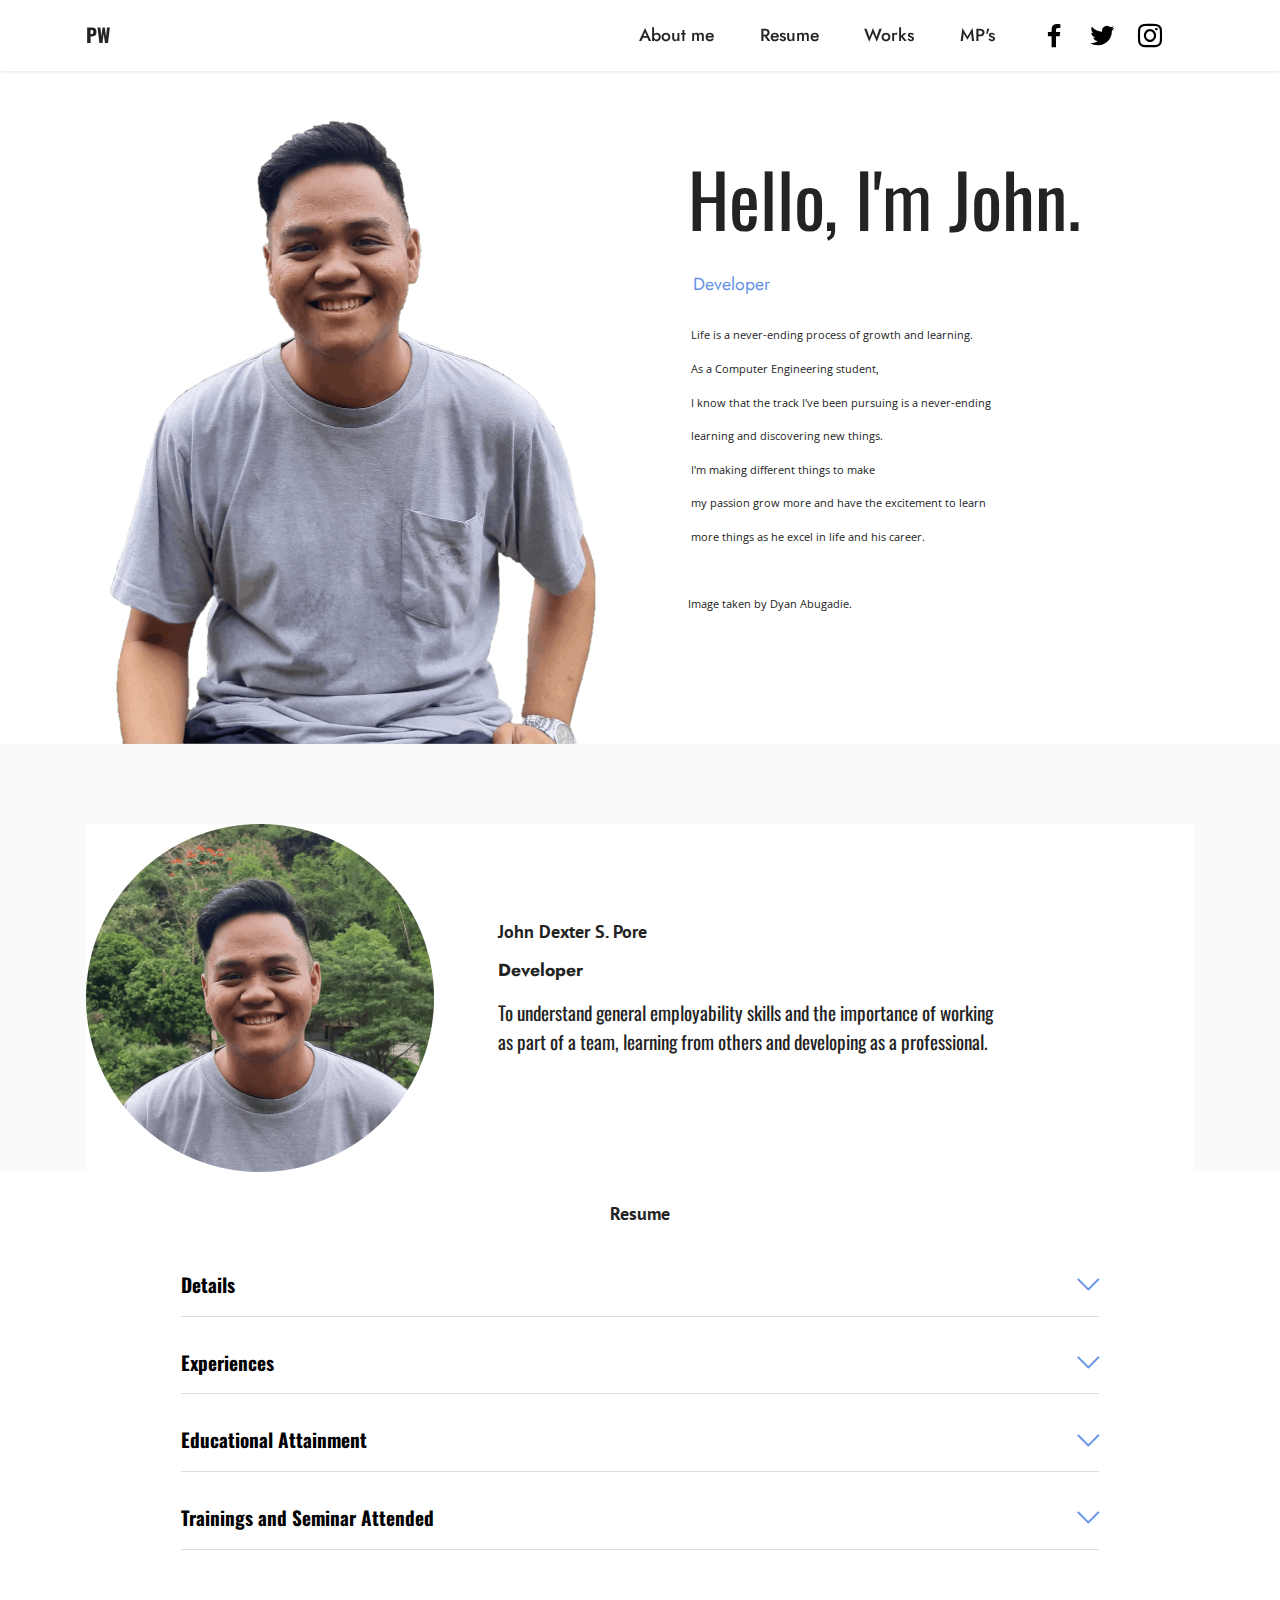
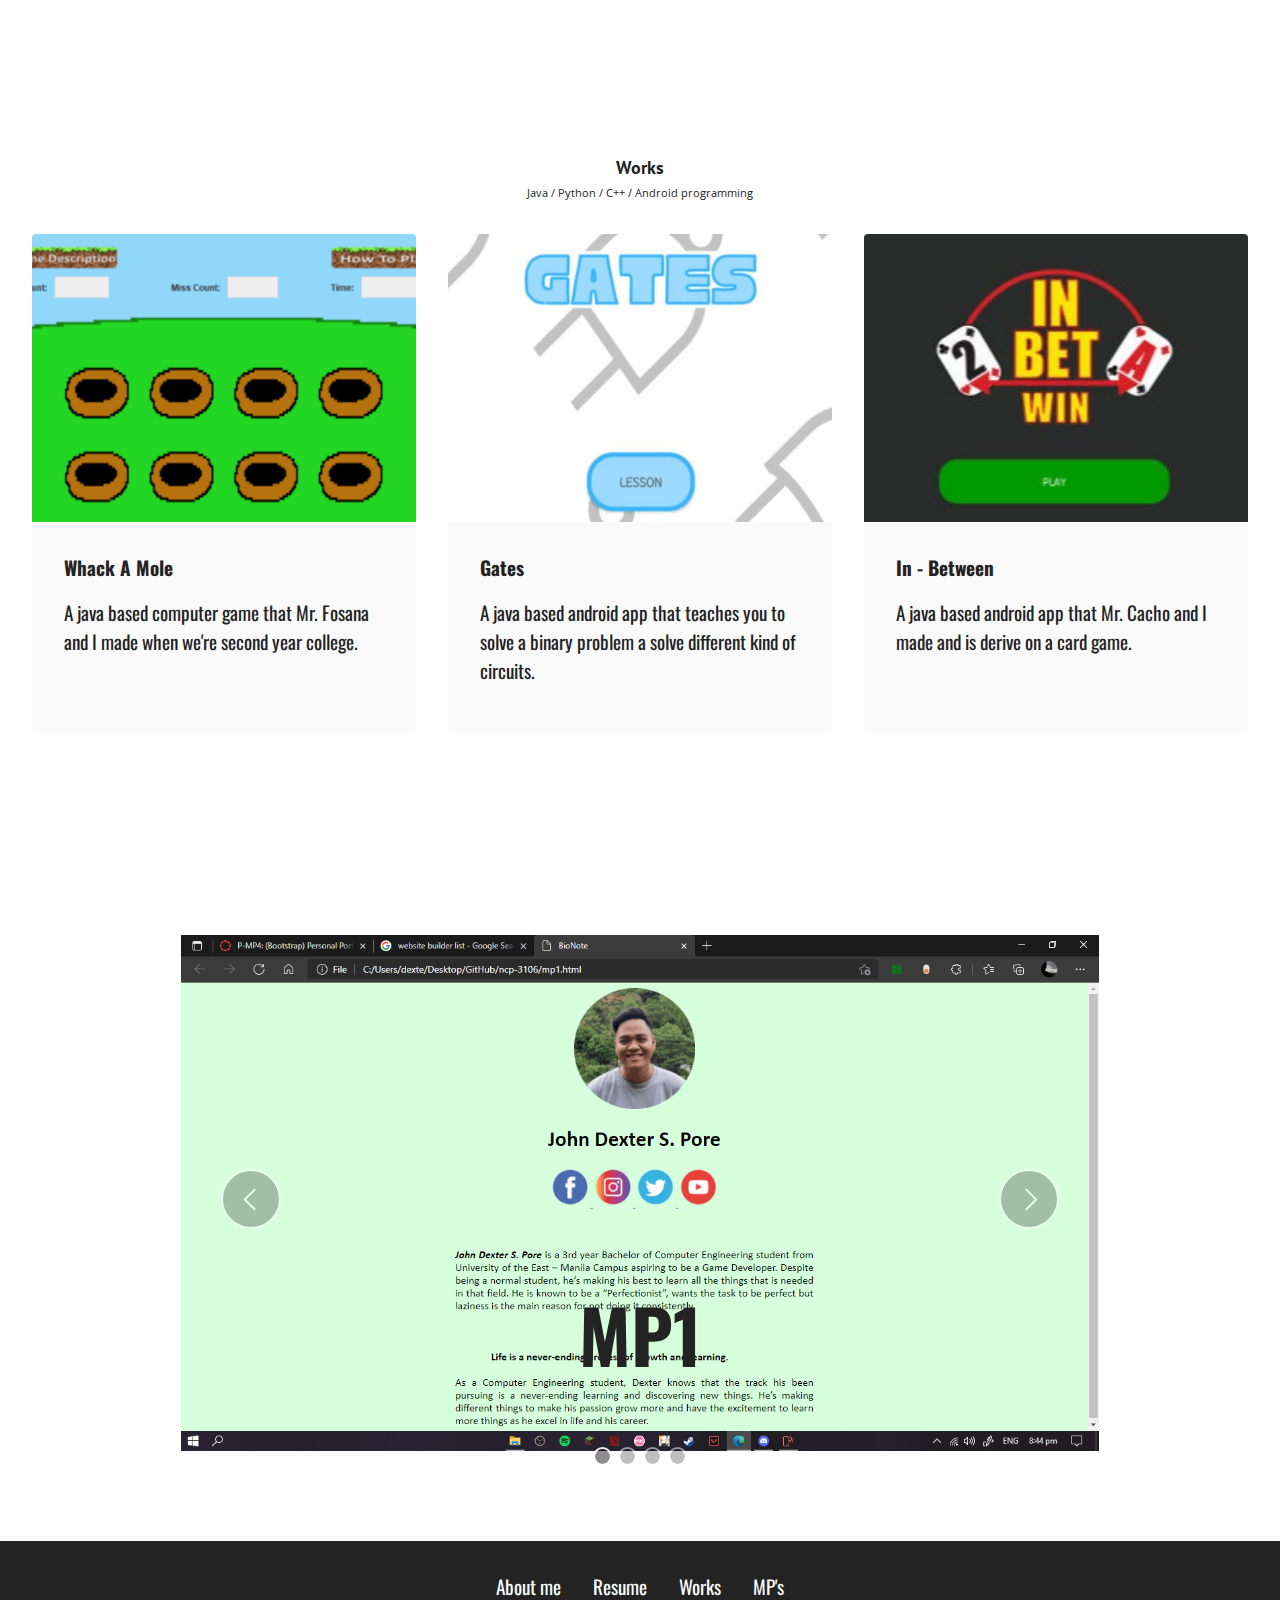
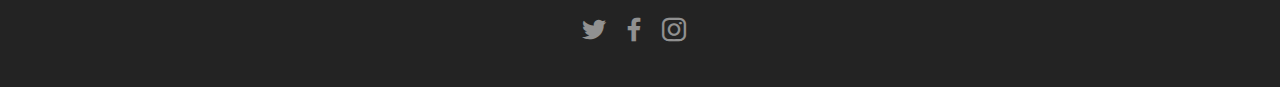
<file: index.html>
<!DOCTYPE html>
<html  >
<head>

  <meta charset="UTF-8">
  <meta http-equiv="X-UA-Compatible" content="IE=edge">
  <meta name="viewport" content="width=device-width, initial-scale=1, minimum-scale=1">
  <link rel="shortcut icon" href="assets/images/logo.png" type="image/x-icon">
  <meta name="description" content="">
  
  
  <title>Personal Page</title>
  <link rel="stylesheet" href="assets/web/assets/mobirise-icons2/mobirise2.css">
  <link rel="stylesheet" href="assets/web/assets/mobirise-icons/mobirise-icons.css">
  <link rel="stylesheet" href="assets/bootstrap/css/bootstrap.min.css">
  <link rel="stylesheet" href="assets/bootstrap/css/bootstrap-grid.min.css">
  <link rel="stylesheet" href="assets/bootstrap/css/bootstrap-reboot.min.css">
  <link rel="stylesheet" href="assets/dropdown/css/style.css">
  <link rel="stylesheet" href="assets/socicon/css/styles.css">
  <link rel="stylesheet" href="assets/theme/css/style.css">
  <link rel="preload" href="https://fonts.googleapis.com/css?family=Oswald:200,300,400,500,600,700&display=swap" as="style" onload="this.onload=null;this.rel='stylesheet'">
  <noscript><link rel="stylesheet" href="https://fonts.googleapis.com/css?family=Oswald:200,300,400,500,600,700&display=swap"></noscript>
  <link rel="preload" href="https://fonts.googleapis.com/css?family=PT+Sans:400,400i,700,700i&display=swap" as="style" onload="this.onload=null;this.rel='stylesheet'">
  <noscript><link rel="stylesheet" href="https://fonts.googleapis.com/css?family=PT+Sans:400,400i,700,700i&display=swap"></noscript>
  <link rel="preload" href="https://fonts.googleapis.com/css?family=Open+Sans:300,300i,400,400i,600,600i,700,700i,800,800i&display=swap" as="style" onload="this.onload=null;this.rel='stylesheet'">
  <noscript><link rel="stylesheet" href="https://fonts.googleapis.com/css?family=Open+Sans:300,300i,400,400i,600,600i,700,700i,800,800i&display=swap"></noscript>
  <link rel="preload" href="https://fonts.googleapis.com/css?family=Jost:100,200,300,400,500,600,700,800,900,100i,200i,300i,400i,500i,600i,700i,800i,900i&display=swap" as="style" onload="this.onload=null;this.rel='stylesheet'">
  <noscript><link rel="stylesheet" href="https://fonts.googleapis.com/css?family=Jost:100,200,300,400,500,600,700,800,900,100i,200i,300i,400i,500i,600i,700i,800i,900i&display=swap"></noscript>
  <link rel="preload" as="style" href="assets/mobirise/css/mbr-additional.css"><link rel="stylesheet" href="assets/mobirise/css/mbr-additional.css" type="text/css">
  
  
  
  
</head>
<body>
  
  <section data-bs-version="5.1" class="menu menu3 cid-sJEIBoi2CY" once="menu" id="menu3-i">
    
    <nav class="navbar navbar-dropdown navbar-fixed-top navbar-expand-lg">
        <div class="container">
            <div class="navbar-brand">
                
                <span class="navbar-caption-wrap"><a class="navbar-caption text-black display-7" href="index.html">PW</a></span>
            </div>
            <button class="navbar-toggler" type="button" data-toggle="collapse" data-bs-toggle="collapse" data-target="#navbarSupportedContent" data-bs-target="#navbarSupportedContent" aria-controls="navbarNavAltMarkup" aria-expanded="false" aria-label="Toggle navigation">
                <div class="hamburger">
                    <span></span>
                    <span></span>
                    <span></span>
                    <span></span>
                </div>
            </button>
            <div class="collapse navbar-collapse" id="navbarSupportedContent">
                <ul class="navbar-nav nav-dropdown nav-right" data-app-modern-menu="true">
                    <li class="nav-item"><a class="nav-link link text-black display-4" href="#Profile">About me</a></li>
                    <li class="nav-item"><a class="nav-link link text-black display-4" href="#Resume">Resume</a></li>
                    <li class="nav-item"><a class="nav-link link text-black display-4" href="#Works">Works</a></li>
                    <li class="nav-item"><a class="nav-link link text-black display-4" href="#MP">MP's</a></li>
                </ul>
                <div class="icons-menu">
                    <a class="iconfont-wrapper" href="https://www.facebook.com/johndexter.pore.9" target="_blank">
                        <span class="p-2 mbr-iconfont socicon-facebook socicon"></span>
                    </a>
                    <a class="iconfont-wrapper" href="https://twitter.com/DexterPore" target="_blank">
                        <span class="p-2 mbr-iconfont socicon-twitter socicon"></span>
                    </a>
                    <a class="iconfont-wrapper" href="https://www.instagram.com/dexterpores/" target="_blank">
                        <span class="p-2 mbr-iconfont socicon-instagram socicon"></span>
                    </a>
                    
                </div>
                
            </div>
        </div>
    </nav>
</section>

<section data-bs-version="5.1" class="testimonials1 cid-sJF8nHc5Mu" id="Profile">
    

    
    <div class="container">
        
        <div class="row align-items-center">
            <div class="col-12 col-md-6">
                <div class="image-wrapper">
                    <img src="assets/images/untitled2-1076x1367.png" alt="Mobirise">
                </div>
            </div>
            <div class="col-12 col-md">
                <div class="text-wrapper">
                    <p class="mbr-text mbr-fonts-style mb-4 display-1">Hello, I'm John.</p>
                    <p class="name mbr-fonts-style mb-1 display-4">&nbsp;Developer<br><br></p>
                    <p class="position mbr-fonts-style display-5">&nbsp;Life is a never-ending process of growth and learning.<br><br>&nbsp;As a Computer Engineering student,<br><br>&nbsp;I know that the track I've been pursuing is a never-ending<br><br>&nbsp;learning and discovering new things.<br><br>&nbsp;I'm making different things to make<br><br>&nbsp;my passion grow more and have the excitement to learn<br><br>&nbsp;more&nbsp;things as he excel in life and his career.<br><br><br><br>Image taken by Dyan Abugadie.<br><br> </p>
                </div>
            </div>
        </div>
    </div>
</section>

<section data-bs-version="5.1" class="team2 cid-sJDaKfrkDQ" xmlns="http://www.w3.org/1999/html" id="team2-e">
    
    
    <div class="container">
        <div class="card">
            <div class="card-wrapper">
                <div class="row align-items-center">
                    <div class="col-12 col-md-4">
                        <div class="image-wrapper">
                            <img src="assets/images/img-20200909-104325-modified-696x696.png" alt="Mobirise">
                        </div>
                    </div>
                    <div class="col-12 col-md">
                        <div class="card-box">
                            <h5 class="card-title mbr-fonts-style m-0 display-2">
                                <strong>John Dexter S. Pore</strong><strong><br></strong><strong><br></strong></h5>
                            <h6 class="card-subtitle mbr-fonts-style mb-3 display-4">
                                <strong>Developer</strong>
                            </h6>
                            <p class="mbr-text mbr-fonts-style display-7">​To understand general employability skills and the importance of working<br>as part of a team, learning from others and developing as a professional.</p>
                            
                        </div>
                    </div>
                </div>
            </div>
        </div>
        
        
    </div>
</section>

<section data-bs-version="5.1" class="content16 cid-sJDacSKj2r" id="Resume">

    

    
    <div class="container">
        <div class="row justify-content-center">
            <div class="col-12 col-md-10">
                <div class="mbr-section-head align-center mb-4">
                    <h3 class="mbr-section-title mb-0 mbr-fonts-style display-2"><strong>Resume</strong></h3>
                    
                </div>
                <div id="bootstrap-accordion_3" class="panel-group accordionStyles accordion" role="tablist" aria-multiselectable="true">
                    <div class="card mb-3">
                        <div class="card-header" role="tab" id="headingOne">
                            <a role="button" class="panel-title collapsed" data-toggle="collapse" data-bs-toggle="collapse" data-core="" href="#collapse1_3" aria-expanded="false" aria-controls="collapse1">
                                <h6 class="panel-title-edit mbr-fonts-style mb-0 display-7"><strong>Details</strong></h6>
                                <span class="sign mbr-iconfont mbri-arrow-down"></span>
                            </a>
                        </div>
                        <div id="collapse1_3" class="panel-collapse noScroll collapse" role="tabpanel" aria-labelledby="headingOne" data-parent="#bootstrap-accordion_3" data-bs-parent="#accordion">
                            <div class="panel-body">
                                <p class="mbr-fonts-style panel-text display-4">Age: 21 years old<br>Location: 324 Paquito Ochoa St. Sto. Cristo Pulilan Bulacan<br>Email: dexterpore45@gmail.com<br>Contact no: 09334560216&nbsp;</p>
                            </div>
                        </div>
                    </div>
                    <div class="card mb-3">
                        <div class="card-header" role="tab" id="headingOne">
                            <a role="button" class="panel-title collapsed" data-toggle="collapse" data-bs-toggle="collapse" data-core="" href="#collapse2_3" aria-expanded="false" aria-controls="collapse2">
                                <h6 class="panel-title-edit mbr-fonts-style mb-0 display-7"><strong>Experiences</strong></h6>
                                <span class="sign mbr-iconfont mbri-arrow-down"></span>
                            </a>
                        </div>
                        <div id="collapse2_3" class="panel-collapse noScroll collapse" role="tabpanel" aria-labelledby="headingOne" data-parent="#bootstrap-accordion_3" data-bs-parent="#accordion">
                            <div class="panel-body">
                                <p class="mbr-fonts-style panel-text display-4"></p><p><strong>
                                    Controlgear Electric Corporation</strong></p><p>-<span style="font-size: 1.1rem; background-color: transparent;">117 RE Chico St., Brgy&nbsp;</span><span style="font-size: 1.1rem; background-color: transparent;">Sto Cristo, Baliuag, Bulacan.</span></p><p><span style="font-size: 1.1rem; background-color: transparent;">-&nbsp;</span><span style="font-size: 1.1rem; background-color: transparent;">2018-2019</span></p><p></p>
                            </div>
                        </div>
                    </div>
                    <div class="card mb-3">
                        <div class="card-header" role="tab" id="headingOne">
                            <a role="button" class="panel-title collapsed" data-toggle="collapse" data-bs-toggle="collapse" data-core="" href="#collapse3_3" aria-expanded="false" aria-controls="collapse3">
                                <h6 class="panel-title-edit mbr-fonts-style mb-0 display-7"><strong>Educational Attainment</strong></h6>
                                <span class="sign mbr-iconfont mbri-arrow-down"></span>
                            </a>
                        </div>
                        <div id="collapse3_3" class="panel-collapse noScroll collapse" role="tabpanel" aria-labelledby="headingOne" data-parent="#bootstrap-accordion_3" data-bs-parent="#accordion">
                            <div class="panel-body">
                                <p class="mbr-fonts-style panel-text display-4"></p><p>Highschool</p><p>&nbsp;- Marian College of Baliuag Inc.&nbsp; (2013 - 2019)</p><p>College</p><p>&nbsp;- University of the East Manila Campus (2019 - ...)</p><p></p>
                            </div>
                        </div>
                    </div>
                    <div class="card mb-3">
                        <div class="card-header" role="tab" id="headingOne">
                            <a role="button" class="panel-title collapsed" data-toggle="collapse" data-bs-toggle="collapse" data-core="" href="#collapse4_3" aria-expanded="false" aria-controls="collapse4">
                                <h6 class="panel-title-edit mbr-fonts-style mb-0 display-7"><strong>Trainings and Seminar Attended</strong></h6>
                                <span class="sign mbr-iconfont mbri-arrow-down"></span>
                            </a>
                        </div>
                        <div id="collapse4_3" class="panel-collapse noScroll collapse" role="tabpanel" aria-labelledby="headingOne" data-parent="#bootstrap-accordion_3" data-bs-parent="#accordion">
                            <div class="panel-body">
                                <p class="mbr-fonts-style panel-text display-4">​<br>Microsoft Azure Fundamentals (2021)</p>
                            </div>
                        </div>
                    </div>
                    
                    
                </div>
            </div>
        </div>
    </div>
</section>

<section data-bs-version="5.1" class="gallery3 cid-sJDeuBV5FJ" id="Works">
    
    
    <div class="container-fluid">
        <div class="mbr-section-head">
            <h4 class="mbr-section-title mbr-fonts-style align-center mb-0 display-2"><strong>Works</strong></h4>
            <h5 class="mbr-section-subtitle mbr-fonts-style align-center mb-0 mt-2 display-5">Java / Python / C++ / Android programming</h5>
        </div>
        <div class="row mt-4">
            
            <div class="item features-image сol-12 col-md-6 col-lg-4 active">
                <div class="item-wrapper">
                    <div class="item-img">
                        <a href="https://github.com/jdpore/Whack-A-Mole" target="_blank"><img src="assets/images/wam-561x607.png" alt="" data-slide-to="0" data-bs-slide-to="0"></a>
                    </div>
                    <div class="item-content">
                        <h5 class="item-title mbr-fonts-style display-7"><strong>Whack A Mole</strong></h5>
                        
                        <p class="mbr-text mbr-fonts-style mt-3 display-7">A java based computer game that Mr. Fosana and I made when we're second year college.</p>
                    </div>
                    
                </div>
            </div>
            <div class="item features-image сol-12 col-md-6 col-lg-4">
                <div class="item-wrapper">
                    <div class="item-img">
                        <a href="https://github.com/jdpore/FinalGame" target="_blank"><img src="assets/images/screenshot-2021-09-21-23-31-08-158-com.example.gates-561x1247.jpeg" alt=""></a>
                    </div>
                    <div class="item-content">
                        <h5 class="item-title mbr-fonts-style display-7"><strong>Gates</strong></h5>
                        
                        <p class="mbr-text mbr-fonts-style mt-3 display-7">A java based android app that teaches you to solve a binary problem a solve different kind of circuits.</p>
                    </div>
                    
                </div>
            </div>
            <div class="item features-image сol-12 col-md-6 col-lg-4">
                <div class="item-wrapper">
                    <div class="item-img">
                        <a href="https://github.com/melcacho/InBetween" target="_blank"><img src="assets/images/screenshot-2021-09-21-23-41-46-114-com.example.inbetween-3-561x252.jpeg" alt="" title="" data-slide-to="3" data-bs-slide-to="4"></a>
                    </div>
                    <div class="item-content">
                        <h5 class="item-title mbr-fonts-style display-7"><strong>In - Between</strong></h5>
                        
                        <p class="mbr-text mbr-fonts-style mt-3 display-7">A java based android app that Mr. Cacho and I made and is derive on a card game.</p>
                    </div>
                    
                </div>
            </div>
        </div>
    </div>
</section>

<section data-bs-version="5.1" class="slider2 cid-sJO0QAFKdH" id="slider2-l">
    

    
    <div class="container">
        <div class="row justify-content-center">
            <div class="col-12 col-md-10">
                <div class="carousel slide" id="sJVo2UPspV" data-ride="carousel" data-bs-ride="carousel" data-interval="3000" data-bs-interval="3000">
                    
                    <ol class="carousel-indicators">
                        <li data-slide-to="0" data-bs-slide-to="0" class="active" data-target="#sJVo2UPspV" data-bs-target="#sJVo2UPspV"></li>
                        <li data-slide-to="1" data-bs-slide-to="1" data-target="#sJVo2UPspV" data-bs-target="#sJVo2UPspV"></li>
                        <li data-slide-to="2" data-bs-slide-to="2" data-target="#sJVo2UPspV" data-bs-target="#sJVo2UPspV"></li><li data-slide-to="3" data-bs-slide-to="3" data-target="#sJVo2UPspV" data-bs-target="#sJVo2UPspV"></li>
                    </ol>
                    <div class="carousel-inner">
                        <div class="carousel-item slider-image item active">
                            <div class="item-wrapper">
                                <a href="/mp1/mp1.html"><img class="d-block w-100" src="assets/images/mp1-1366x768.png" data-slide-to="0" data-bs-slide-to="0" alt=""></a>
                                <div class="carousel-caption d-none d-md-block">
                                    
                                    <p class="mbr-section-text mbr-fonts-style display-1"><strong>MP1</strong></p>
                                </div>
                            </div>
                        </div>
                        <div class="carousel-item slider-image item">
                            <div class="item-wrapper">
                                <a href="/mp2/mp2.html"></a><img class="d-block w-100" src="assets/images/mp2-1366x768.png" data-slide-to="1" data-bs-slide-to="1">
                                <div class="carousel-caption d-none d-md-block">
                                    
                                    <p class="mbr-section-text mbr-fonts-style display-1"><strong>
                                        MP2</strong></p>
                                </div>
                            </div>
                        </div>
                        <div class="carousel-item slider-image item">
                            <div class="item-wrapper">
                                <a href="/mp3/mp3.html"></a><img class="d-block w-100" src="assets/images/mp3-1366x768.png" data-slide-to="2" data-bs-slide-to="2">
                                <div class="carousel-caption d-none d-md-block">
                                    
                                    <p class="mbr-section-text mbr-fonts-style display-1"><strong>MP3</strong></p>
                                </div>
                            </div>
                        </div><div class="carousel-item slider-image item">
                            <div class="item-wrapper">
                                <a href="index.html"></a><img class="d-block w-100" src="assets/images/mp4-1366x768.png" data-slide-to="3" data-bs-slide-to="3">
                                <div class="carousel-caption d-none d-md-block">
                                    
                                    <p class="mbr-section-text mbr-fonts-style display-1"><strong>
                                        MP4</strong></p>
                                </div>
                            </div>
                        </div>
                    </div>
                    <a class="carousel-control carousel-control-prev" role="button" data-slide="prev" data-bs-slide="prev" href="#sJVo2UPspV">
                        <span class="mobi-mbri mobi-mbri-arrow-prev" aria-hidden="true"></span>
                        <span class="sr-only visually-hidden">Previous</span>
                    </a>
                    <a class="carousel-control carousel-control-next" role="button" data-slide="next" data-bs-slide="next" href="#sJVo2UPspV">
                        <span class="mobi-mbri mobi-mbri-arrow-next" aria-hidden="true"></span>
                        <span class="sr-only visually-hidden">Next</span>
                    </a>
                </div>
            </div>
        </div>
    </div>
</section>

<section data-bs-version="5.1" class="footer3 cid-sJDffgLGtD" once="footers" id="footer3-g">

    <div class="container">
        <div class="media-container-row align-center mbr-white">
            <div class="row row-links">
                <ul class="foot-menu">
                 <li class="foot-menu-item mbr-fonts-style display-7"><a class="text-white" href="#Profile">About me</a></li>
                <li class="foot-menu-item mbr-fonts-style display-7"><a class="text-white" href="#Resume">Resume</a></li>
                <li class="foot-menu-item mbr-fonts-style display-7"><a class="text-white" href="#Works">Works</a></li>
                <li class="foot-menu-item mbr-fonts-style display-7"><a class="text-white" href="#MP">MP's</a></li>
            </div>
            <div class="row social-row">
                <div class="social-list align-right pb-2">
                    
                    
                    
                    
                    
                    
                <div class="soc-item">
                        <a href="https://twitter.com/DexterPore" target="_blank">
                            <span class="socicon-twitter socicon mbr-iconfont mbr-iconfont-social"></span>
                        </a>
                    </div><div class="soc-item">
                        <a href="https://www.facebook.com/johndexter.pore.9" target="_blank">
                            <span class="socicon-facebook socicon mbr-iconfont mbr-iconfont-social"></span>
                        </a>
                    </div><div class="soc-item">
                        <a href="https://www.instagram.com/dexterpores/" target="_blank">
                            <span class="mbr-iconfont mbr-iconfont-social socicon-instagram socicon"></span>
                        </a>
                    </div></div>
            </div>
            <div class="row row-copirayt">
                <p class="mbr-text mb-0 mbr-fonts-style mbr-white align-center display-7"></p>
            </div>
        </div>
    </div>
</section>
<section ><a href="https://mobirise.site/h"></a></section>

<script src="assets/bootstrap/js/bootstrap.bundle.min.js"></script>
<script src="assets/smoothscroll/smooth-scroll.js"></script>
<script src="assets/ytplayer/index.js"></script>
<script src="assets/dropdown/js/navbar-dropdown.js"></script>
<script src="assets/mbr-switch-arrow/mbr-switch-arrow.js"></script>
<script src="assets/theme/js/script.js"></script>  
  
  
</body>
</html>
</file>
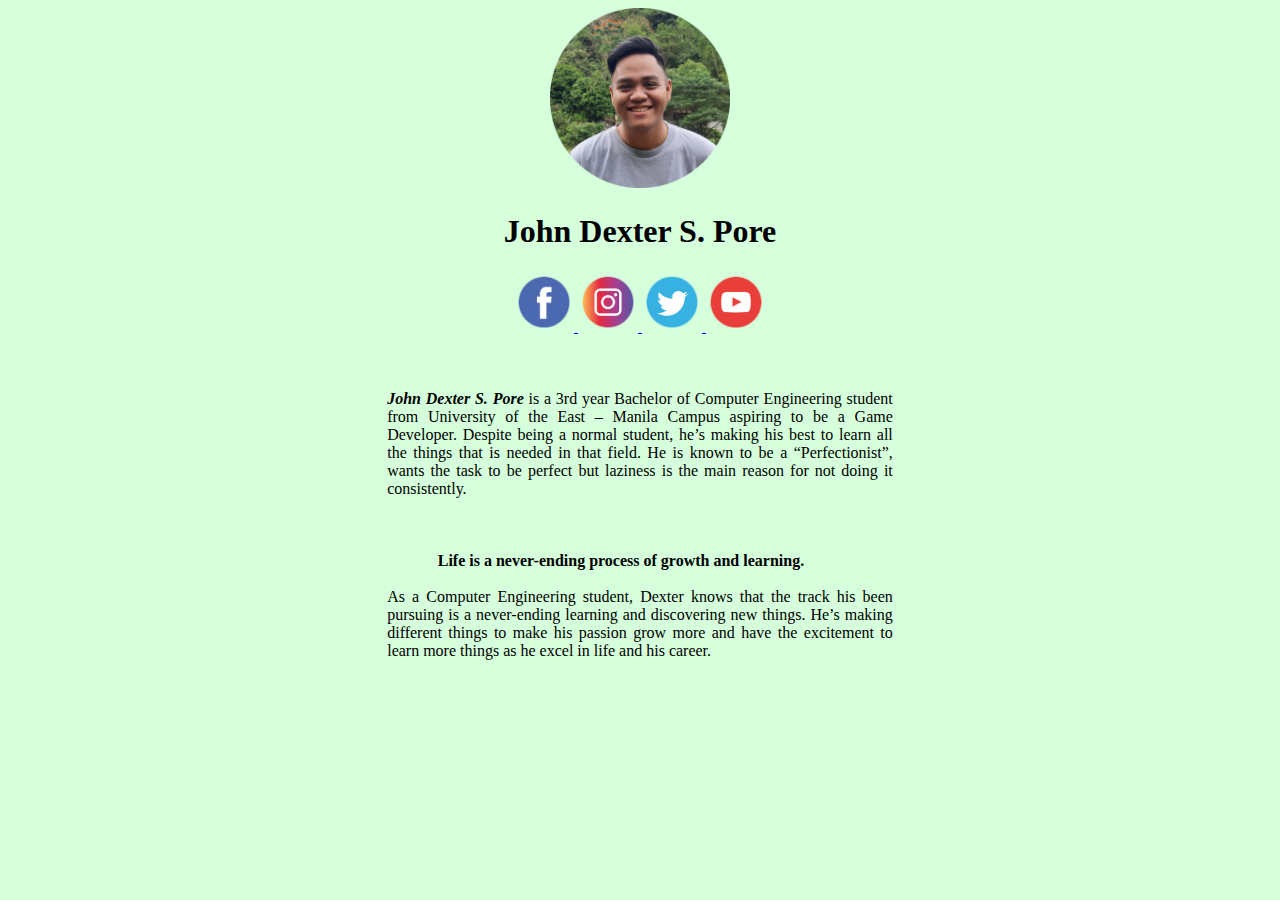
<file: mp1.html>
<!DOCTYPE html>
<html>
  <head>
    <title>BioNote</title>
  </head>
  <body style="background-color: #d6ffdc; font-family: Calibri;">
    <center>
      <div><img src="MyPic.png" alt="Avatar" width="180" height="180" /></div>
    <h1>John Dexter S. Pore</h1>
    <div>
      <a href="https://www.facebook.com/johndexter.pore.9">
        <img src="FB.png" alt="Avatar" width="60" height="60" />
      </a>
      <a href="https://www.instagram.com/dexterpores/">
        <img src="IG.png" alt="Avatar" width="60" height="60" />
      </a>
      <a href="https://twitter.com/DexterPore">
        <img src="TWT.png" alt="Avatar" width="60" height="60" />
      </a>
      <a href="https://www.youtube.com/channel/UC_f0MW2CH17OjeBgFOIDk9w">
        <img src="YT.png" alt="Avatar" width="60" height="60" />
      </a>
      <br />
      <br />
      <br />
      <br />
    </center>
      <p style="text-align: justify; margin: 0% 30% 0% 30%;">
        <b><i>John Dexter S. Pore</i></b> is a 3rd year
         Bachelor of Computer Engineering student from 
         University of the East – Manila Campus 
         aspiring to be a Game Developer. 
         Despite being a normal student, 
         he’s making his best to learn all 
         the things that is needed in that field. 
         He is known to be a “Perfectionist”, 
         wants the task to be perfect but laziness 
         is the main reason for not doing it consistently.
         <br>
         <br>
         <br>
         <br>
        <b style="margin-left: 10%; ">Life is a never-ending process of growth and learning.</b>
        <br>
        <br>
      </p>
        <p style="text-align: justify; margin: 0% 30% 0% 30%;">
        As a Computer Engineering student, 
        Dexter knows that the track his been pursuing 
        is a never-ending learning and discovering new things. 
        He’s making different things to make his passion 
        grow more and have the excitement to learn more 
        things as he excel in life and his career.
        </p>
    </div>
  </body>
</html>
</file>
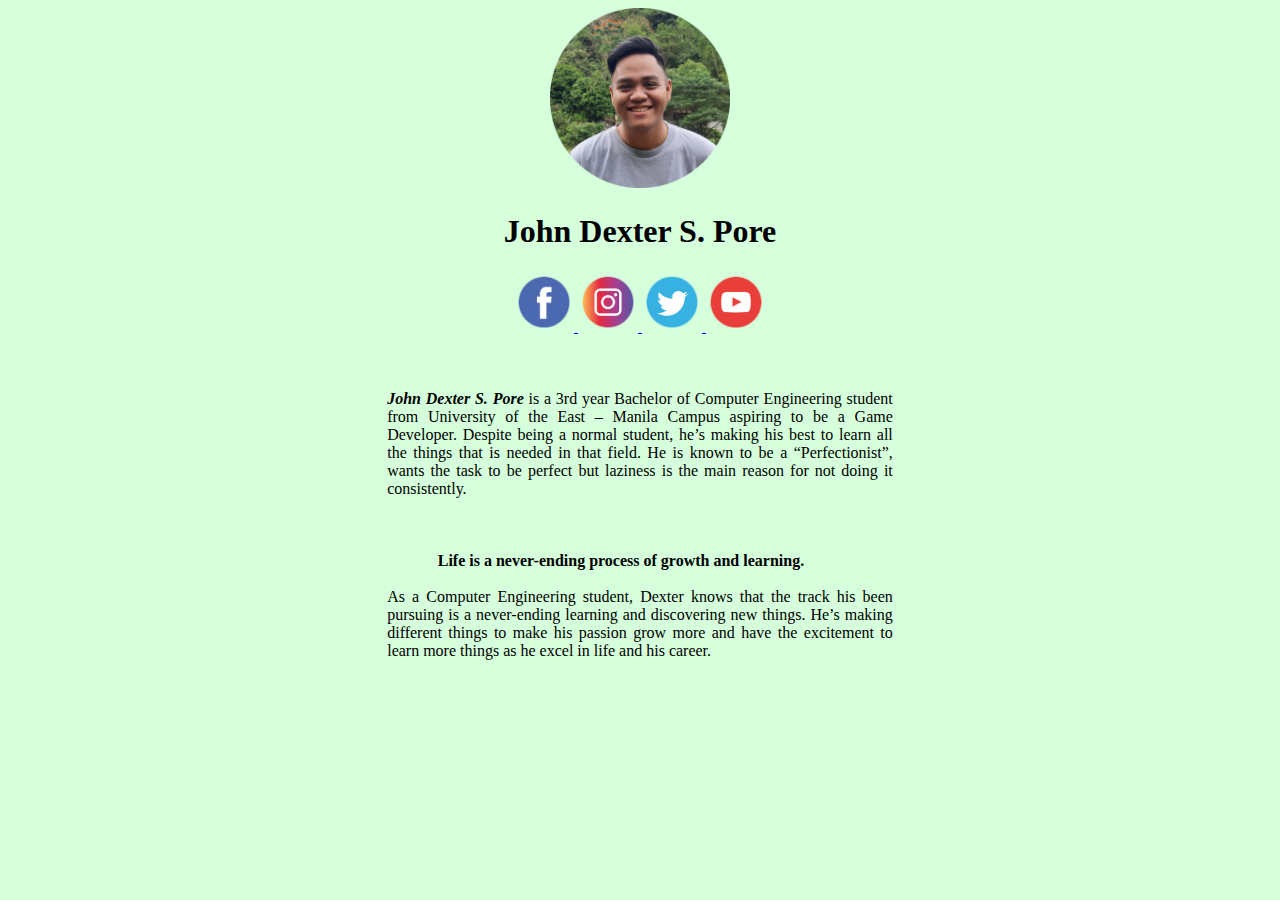
<file: mp1/mp1.html>
<!DOCTYPE html>
<html>
  <head>
    <title>BioNote</title>
  </head>
  <body style="background-color: #d6ffdc; font-family: Calibri;">
    <center>
      <div><img src="IMG_20200909_104325-modified.png" alt="Avatar" width="180" height="180" /></div>
    <h1>John Dexter S. Pore</h1>
    <div>
      <a href="https://www.facebook.com/johndexter.pore.9">
        <img src="FB.png" alt="Avatar" width="60" height="60" />
      </a>
      <a href="https://www.instagram.com/dexterpores/">
        <img src="IG.png" alt="Avatar" width="60" height="60" />
      </a>
      <a href="https://twitter.com/DexterPore">
        <img src="TWT.png" alt="Avatar" width="60" height="60" />
      </a>
      <a href="https://www.youtube.com/channel/UC_f0MW2CH17OjeBgFOIDk9w">
        <img src="YT.png" alt="Avatar" width="60" height="60" />
      </a>
      <br />
      <br />
      <br />
      <br />
    </center>
      <p style="text-align: justify; margin: 0% 30% 0% 30%;">
        <b><i>John Dexter S. Pore</i></b> is a 3rd year
         Bachelor of Computer Engineering student from 
         University of the East – Manila Campus 
         aspiring to be a Game Developer. 
         Despite being a normal student, 
         he’s making his best to learn all 
         the things that is needed in that field. 
         He is known to be a “Perfectionist”, 
         wants the task to be perfect but laziness 
         is the main reason for not doing it consistently.
         <br>
         <br>
         <br>
         <br>
        <b style="margin-left: 10%; ">Life is a never-ending process of growth and learning.</b>
        <br>
        <br>
      </p>
      <p style="text-align: justify; margin: 0% 30% 0% 30%;">
        As a Computer Engineering student, 
        Dexter knows that the track his been pursuing 
        is a never-ending learning and discovering new things. 
        He’s making different things to make his passion 
        grow more and have the excitement to learn more 
        things as he excel in life and his career.
      </p>
    </div>
  </body>
</html>
</file>
<file: assets/web/assets/mobirise-icons2/mobirise2.css>
@font-face {
  font-family: 'Moririse2';
  font-display: swap;
  src:  url('mobirise2.eot?f2bix4');
  src:  url('mobirise2.eot?f2bix4#iefix') format('embedded-opentype'),
    url('mobirise2.ttf?f2bix4') format('truetype'),
    url('mobirise2.woff?f2bix4') format('woff'),
    url('mobirise2.svg?f2bix4#mobirise2') format('svg');
  font-weight: normal;
  font-style: normal;
}

[class^="mobi-"], [class*=" mobi-"] {
  /* use !important to prevent issues with browser extensions that change fonts */
  font-family: 'Moririse2' !important;
  speak: none;
  font-style: normal;
  font-weight: normal;
  font-variant: normal;
  text-transform: none;
  line-height: 1;

  /* Better Font Rendering =========== */
  -webkit-font-smoothing: antialiased;
  -moz-osx-font-smoothing: grayscale;
}

.mobi-mbri-add-submenu:before {
  content: "\e900";
}
.mobi-mbri-alert:before {
  content: "\e901";
}
.mobi-mbri-align-center:before {
  content: "\e902";
}
.mobi-mbri-align-justify:before {
  content: "\e903";
}
.mobi-mbri-align-left:before {
  content: "\e904";
}
.mobi-mbri-align-right:before {
  content: "\e905";
}
.mobi-mbri-android:before {
  content: "\e906";
}
.mobi-mbri-apple:before {
  content: "\e907";
}
.mobi-mbri-arrow-down:before {
  content: "\e908";
}
.mobi-mbri-arrow-next:before {
  content: "\e909";
}
.mobi-mbri-arrow-prev:before {
  content: "\e90a";
}
.mobi-mbri-arrow-up:before {
  content: "\e90b";
}
.mobi-mbri-bold:before {
  content: "\e90c";
}
.mobi-mbri-bookmark:before {
  content: "\e90d";
}
.mobi-mbri-bootstrap:before {
  content: "\e90e";
}
.mobi-mbri-briefcase:before {
  content: "\e90f";
}
.mobi-mbri-browse:before {
  content: "\e910";
}
.mobi-mbri-bulleted-list:before {
  content: "\e911";
}
.mobi-mbri-calendar:before {
  content: "\e912";
}
.mobi-mbri-camera:before {
  content: "\e913";
}
.mobi-mbri-cart-add:before {
  content: "\e914";
}
.mobi-mbri-cart-full:before {
  content: "\e915";
}
.mobi-mbri-cash:before {
  content: "\e916";
}
.mobi-mbri-change-style:before {
  content: "\e917";
}
.mobi-mbri-chat:before {
  content: "\e918";
}
.mobi-mbri-clock:before {
  content: "\e919";
}
.mobi-mbri-close:before {
  content: "\e91a";
}
.mobi-mbri-cloud:before {
  content: "\e91b";
}
.mobi-mbri-code:before {
  content: "\e91c";
}
.mobi-mbri-contact-form:before {
  content: "\e91d";
}
.mobi-mbri-credit-card:before {
  content: "\e91e";
}
.mobi-mbri-cursor-click:before {
  content: "\e91f";
}
.mobi-mbri-cust-feedback:before {
  content: "\e920";
}
.mobi-mbri-database:before {
  content: "\e921";
}
.mobi-mbri-delivery:before {
  content: "\e922";
}
.mobi-mbri-desktop:before {
  content: "\e923";
}
.mobi-mbri-devices:before {
  content: "\e924";
}
.mobi-mbri-down:before {
  content: "\e925";
}
.mobi-mbri-download-2:before {
  content: "\e926";
}
.mobi-mbri-download:before {
  content: "\e927";
}
.mobi-mbri-drag-n-drop-2:before {
  content: "\e928";
}
.mobi-mbri-drag-n-drop:before {
  content: "\e929";
}
.mobi-mbri-edit-2:before {
  content: "\e92a";
}
.mobi-mbri-edit:before {
  content: "\e92b";
}
.mobi-mbri-error:before {
  content: "\e92c";
}
.mobi-mbri-extension:before {
  content: "\e92d";
}
.mobi-mbri-features:before {
  content: "\e92e";
}
.mobi-mbri-file:before {
  content: "\e92f";
}
.mobi-mbri-flag:before {
  content: "\e930";
}
.mobi-mbri-folder:before {
  content: "\e931";
}
.mobi-mbri-gift:before {
  content: "\e932";
}
.mobi-mbri-github:before {
  content: "\e933";
}
.mobi-mbri-globe-2:before {
  content: "\e934";
}
.mobi-mbri-globe:before {
  content: "\e935";
}
.mobi-mbri-growing-chart:before {
  content: "\e936";
}
.mobi-mbri-hearth:before {
  content: "\e937";
}
.mobi-mbri-help:before {
  content: "\e938";
}
.mobi-mbri-home:before {
  content: "\e939";
}
.mobi-mbri-hot-cup:before {
  content: "\e93a";
}
.mobi-mbri-idea:before {
  content: "\e93b";
}
.mobi-mbri-image-gallery:before {
  content: "\e93c";
}
.mobi-mbri-image-slider:before {
  content: "\e93d";
}
.mobi-mbri-info:before {
  content: "\e93e";
}
.mobi-mbri-italic:before {
  content: "\e93f";
}
.mobi-mbri-key:before {
  content: "\e940";
}
.mobi-mbri-laptop:before {
  content: "\e941";
}
.mobi-mbri-layers:before {
  content: "\e942";
}
.mobi-mbri-left-right:before {
  content: "\e943";
}
.mobi-mbri-left:before {
  content: "\e944";
}
.mobi-mbri-letter:before {
  content: "\e945";
}
.mobi-mbri-like:before {
  content: "\e946";
}
.mobi-mbri-link:before {
  content: "\e947";
}
.mobi-mbri-lock:before {
  content: "\e948";
}
.mobi-mbri-login:before {
  content: "\e949";
}
.mobi-mbri-logout:before {
  content: "\e94a";
}
.mobi-mbri-magic-stick:before {
  content: "\e94b";
}
.mobi-mbri-map-pin:before {
  content: "\e94c";
}
.mobi-mbri-menu:before {
  content: "\e94d";
}
.mobi-mbri-mobile-2:before {
  content: "\e94e";
}
.mobi-mbri-mobile-horizontal:before {
  content: "\e94f";
}
.mobi-mbri-mobile:before {
  content: "\e950";
}
.mobi-mbri-mobirise:before {
  content: "\e951";
}
.mobi-mbri-more-horizontal:before {
  content: "\e952";
}
.mobi-mbri-more-vertical:before {
  content: "\e953";
}
.mobi-mbri-music:before {
  content: "\e954";
}
.mobi-mbri-new-file:before {
  content: "\e955";
}
.mobi-mbri-numbered-list:before {
  content: "\e956";
}
.mobi-mbri-opened-folder:before {
  content: "\e957";
}
.mobi-mbri-pages:before {
  content: "\e958";
}
.mobi-mbri-paper-plane:before {
  content: "\e959";
}
.mobi-mbri-paperclip:before {
  content: "\e95a";
}
.mobi-mbri-phone:before {
  content: "\e95b";
}
.mobi-mbri-photo:before {
  content: "\e95c";
}
.mobi-mbri-photos:before {
  content: "\e95d";
}
.mobi-mbri-pin:before {
  content: "\e95e";
}
.mobi-mbri-play:before {
  content: "\e95f";
}
.mobi-mbri-plus:before {
  content: "\e960";
}
.mobi-mbri-preview:before {
  content: "\e961";
}
.mobi-mbri-print:before {
  content: "\e962";
}
.mobi-mbri-protect:before {
  content: "\e963";
}
.mobi-mbri-question:before {
  content: "\e964";
}
.mobi-mbri-quote-left:before {
  content: "\e965";
}
.mobi-mbri-quote-right:before {
  content: "\e966";
}
.mobi-mbri-redo:before {
  content: "\e967";
}
.mobi-mbri-refresh:before {
  content: "\e968";
}
.mobi-mbri-responsive-2:before {
  content: "\e969";
}
.mobi-mbri-responsive:before {
  content: "\e96a";
}
.mobi-mbri-right:before {
  content: "\e96b";
}
.mobi-mbri-rocket:before {
  content: "\e96c";
}
.mobi-mbri-sad-face:before {
  content: "\e96d";
}
.mobi-mbri-sale:before {
  content: "\e96e";
}
.mobi-mbri-save:before {
  content: "\e96f";
}
.mobi-mbri-search:before {
  content: "\e970";
}
.mobi-mbri-setting-2:before {
  content: "\e971";
}
.mobi-mbri-setting-3:before {
  content: "\e972";
}
.mobi-mbri-setting:before {
  content: "\e973";
}
.mobi-mbri-share:before {
  content: "\e974";
}
.mobi-mbri-shopping-bag:before {
  content: "\e975";
}
.mobi-mbri-shopping-basket:before {
  content: "\e976";
}
.mobi-mbri-shopping-cart:before {
  content: "\e977";
}
.mobi-mbri-sites:before {
  content: "\e978";
}
.mobi-mbri-smile-face:before {
  content: "\e979";
}
.mobi-mbri-speed:before {
  content: "\e97a";
}
.mobi-mbri-star:before {
  content: "\e97b";
}
.mobi-mbri-success:before {
  content: "\e97c";
}
.mobi-mbri-sun:before {
  content: "\e97d";
}
.mobi-mbri-sun2:before {
  content: "\e97e";
}
.mobi-mbri-tablet-vertical:before {
  content: "\e97f";
}
.mobi-mbri-tablet:before {
  content: "\e980";
}
.mobi-mbri-target:before {
  content: "\e981";
}
.mobi-mbri-timer:before {
  content: "\e982";
}
.mobi-mbri-to-ftp:before {
  content: "\e983";
}
.mobi-mbri-to-local-drive:before {
  content: "\e984";
}
.mobi-mbri-touch-swipe:before {
  content: "\e985";
}
.mobi-mbri-touch:before {
  content: "\e986";
}
.mobi-mbri-trash:before {
  content: "\e987";
}
.mobi-mbri-underline:before {
  content: "\e988";
}
.mobi-mbri-undo:before {
  content: "\e989";
}
.mobi-mbri-unlink:before {
  content: "\e98a";
}
.mobi-mbri-unlock:before {
  content: "\e98b";
}
.mobi-mbri-up-down:before {
  content: "\e98c";
}
.mobi-mbri-up:before {
  content: "\e98d";
}
.mobi-mbri-update:before {
  content: "\e98e";
}
.mobi-mbri-upload-2:before {
  content: "\e98f";
}
.mobi-mbri-upload:before {
  content: "\e990";
}
.mobi-mbri-user-2:before {
  content: "\e991";
}
.mobi-mbri-user:before {
  content: "\e992";
}
.mobi-mbri-users:before {
  content: "\e993";
}
.mobi-mbri-video-play:before {
  content: "\e994";
}
.mobi-mbri-video:before {
  content: "\e995";
}
.mobi-mbri-watch:before {
  content: "\e996";
}
.mobi-mbri-website-theme-2:before {
  content: "\e997";
}
.mobi-mbri-website-theme:before {
  content: "\e998";
}
.mobi-mbri-wifi:before {
  content: "\e999";
}
.mobi-mbri-windows:before {
  content: "\e99a";
}
.mobi-mbri-zoom-in:before {
  content: "\e99b";
}
.mobi-mbri-zoom-out:before {
  content: "\e99c";
}
</file>
<file: assets/web/assets/mobirise-icons/mobirise-icons.css>
@font-face {
  font-family: 'MobiriseIcons';
  src:  url('mobirise-icons.eot?spat4u');
  src:  url('mobirise-icons.eot?spat4u#iefix') format('embedded-opentype'),
    url('mobirise-icons.ttf?spat4u') format('truetype'),
    url('mobirise-icons.woff?spat4u') format('woff'),
    url('mobirise-icons.svg?spat4u#MobiriseIcons') format('svg');
  font-weight: normal;
  font-style: normal;
  font-display: swap;
}

[class^="mbri-"], [class*=" mbri-"] {
  /* use !important to prevent issues with browser extensions that change fonts */
  font-family: MobiriseIcons !important;
  speak: none;
  font-style: normal;
  font-weight: normal;
  font-variant: normal;
  text-transform: none;
  line-height: 1;

  /* Better Font Rendering =========== */
  -webkit-font-smoothing: antialiased;
  -moz-osx-font-smoothing: grayscale;
}

.mbri-add-submenu:before {
  content: "\e900";
}
.mbri-alert:before {
  content: "\e901";
}
.mbri-align-center:before {
  content: "\e902";
}
.mbri-align-justify:before {
  content: "\e903";
}
.mbri-align-left:before {
  content: "\e904";
}
.mbri-align-right:before {
  content: "\e905";
}
.mbri-android:before {
  content: "\e906";
}
.mbri-apple:before {
  content: "\e907";
}
.mbri-arrow-down:before {
  content: "\e908";
}
.mbri-arrow-next:before {
  content: "\e909";
}
.mbri-arrow-prev:before {
  content: "\e90a";
}
.mbri-arrow-up:before {
  content: "\e90b";
}
.mbri-bold:before {
  content: "\e90c";
}
.mbri-bookmark:before {
  content: "\e90d";
}
.mbri-bootstrap:before {
  content: "\e90e";
}
.mbri-briefcase:before {
  content: "\e90f";
}
.mbri-browse:before {
  content: "\e910";
}
.mbri-bulleted-list:before {
  content: "\e911";
}
.mbri-calendar:before {
  content: "\e912";
}
.mbri-camera:before {
  content: "\e913";
}
.mbri-cart-add:before {
  content: "\e914";
}
.mbri-cart-full:before {
  content: "\e915";
}
.mbri-cash:before {
  content: "\e916";
}
.mbri-change-style:before {
  content: "\e917";
}
.mbri-chat:before {
  content: "\e918";
}
.mbri-clock:before {
  content: "\e919";
}
.mbri-close:before {
  content: "\e91a";
}
.mbri-cloud:before {
  content: "\e91b";
}
.mbri-code:before {
  content: "\e91c";
}
.mbri-contact-form:before {
  content: "\e91d";
}
.mbri-credit-card:before {
  content: "\e91e";
}
.mbri-cursor-click:before {
  content: "\e91f";
}
.mbri-cust-feedback:before {
  content: "\e920";
}
.mbri-database:before {
  content: "\e921";
}
.mbri-delivery:before {
  content: "\e922";
}
.mbri-desktop:before {
  content: "\e923";
}
.mbri-devices:before {
  content: "\e924";
}
.mbri-down:before {
  content: "\e925";
}
.mbri-download:before {
  content: "\e989";
}
.mbri-drag-n-drop:before {
  content: "\e927";
}
.mbri-drag-n-drop2:before {
  content: "\e928";
}
.mbri-edit:before {
  content: "\e929";
}
.mbri-edit2:before {
  content: "\e92a";
}
.mbri-error:before {
  content: "\e92b";
}
.mbri-extension:before {
  content: "\e92c";
}
.mbri-features:before {
  content: "\e92d";
}
.mbri-file:before {
  content: "\e92e";
}
.mbri-flag:before {
  content: "\e92f";
}
.mbri-folder:before {
  content: "\e930";
}
.mbri-gift:before {
  content: "\e931";
}
.mbri-github:before {
  content: "\e932";
}
.mbri-globe:before {
  content: "\e933";
}
.mbri-globe-2:before {
  content: "\e934";
}
.mbri-growing-chart:before {
  content: "\e935";
}
.mbri-hearth:before {
  content: "\e936";
}
.mbri-help:before {
  content: "\e937";
}
.mbri-home:before {
  content: "\e938";
}
.mbri-hot-cup:before {
  content: "\e939";
}
.mbri-idea:before {
  content: "\e93a";
}
.mbri-image-gallery:before {
  content: "\e93b";
}
.mbri-image-slider:before {
  content: "\e93c";
}
.mbri-info:before {
  content: "\e93d";
}
.mbri-italic:before {
  content: "\e93e";
}
.mbri-key:before {
  content: "\e93f";
}
.mbri-laptop:before {
  content: "\e940";
}
.mbri-layers:before {
  content: "\e941";
}
.mbri-left-right:before {
  content: "\e942";
}
.mbri-left:before {
  content: "\e943";
}
.mbri-letter:before {
  content: "\e944";
}
.mbri-like:before {
  content: "\e945";
}
.mbri-link:before {
  content: "\e946";
}
.mbri-lock:before {
  content: "\e947";
}
.mbri-login:before {
  content: "\e948";
}
.mbri-logout:before {
  content: "\e949";
}
.mbri-magic-stick:before {
  content: "\e94a";
}
.mbri-map-pin:before {
  content: "\e94b";
}
.mbri-menu:before {
  content: "\e94c";
}
.mbri-mobile:before {
  content: "\e94d";
}
.mbri-mobile2:before {
  content: "\e94e";
}
.mbri-mobirise:before {
  content: "\e94f";
}
.mbri-more-horizontal:before {
  content: "\e950";
}
.mbri-more-vertical:before {
  content: "\e951";
}
.mbri-music:before {
  content: "\e952";
}
.mbri-new-file:before {
  content: "\e953";
}
.mbri-numbered-list:before {
  content: "\e954";
}
.mbri-opened-folder:before {
  content: "\e955";
}
.mbri-pages:before {
  content: "\e956";
}
.mbri-paper-plane:before {
  content: "\e957";
}
.mbri-paperclip:before {
  content: "\e958";
}
.mbri-photo:before {
  content: "\e959";
}
.mbri-photos:before {
  content: "\e95a";
}
.mbri-pin:before {
  content: "\e95b";
}
.mbri-play:before {
  content: "\e95c";
}
.mbri-plus:before {
  content: "\e95d";
}
.mbri-preview:before {
  content: "\e95e";
}
.mbri-print:before {
  content: "\e95f";
}
.mbri-protect:before {
  content: "\e960";
}
.mbri-question:before {
  content: "\e961";
}
.mbri-quote-left:before {
  content: "\e962";
}
.mbri-quote-right:before {
  content: "\e963";
}
.mbri-refresh:before {
  content: "\e964";
}
.mbri-responsive:before {
  content: "\e965";
}
.mbri-right:before {
  content: "\e966";
}
.mbri-rocket:before {
  content: "\e967";
}
.mbri-sad-face:before {
  content: "\e968";
}
.mbri-sale:before {
  content: "\e969";
}
.mbri-save:before {
  content: "\e96a";
}
.mbri-search:before {
  content: "\e96b";
}
.mbri-setting:before {
  content: "\e96c";
}
.mbri-setting2:before {
  content: "\e96d";
}
.mbri-setting3:before {
  content: "\e96e";
}
.mbri-share:before {
  content: "\e96f";
}
.mbri-shopping-bag:before {
  content: "\e970";
}
.mbri-shopping-basket:before {
  content: "\e971";
}
.mbri-shopping-cart:before {
  content: "\e972";
}
.mbri-sites:before {
  content: "\e973";
}
.mbri-smile-face:before {
  content: "\e974";
}
.mbri-speed:before {
  content: "\e975";
}
.mbri-star:before {
  content: "\e976";
}
.mbri-success:before {
  content: "\e977";
}
.mbri-sun:before {
  content: "\e978";
}
.mbri-sun2:before {
  content: "\e979";
}
.mbri-tablet:before {
  content: "\e97a";
}
.mbri-tablet-vertical:before {
  content: "\e97b";
}
.mbri-target:before {
  content: "\e97c";
}
.mbri-timer:before {
  content: "\e97d";
}
.mbri-to-ftp:before {
  content: "\e97e";
}
.mbri-to-local-drive:before {
  content: "\e97f";
}
.mbri-touch-swipe:before {
  content: "\e980";
}
.mbri-touch:before {
  content: "\e981";
}
.mbri-trash:before {
  content: "\e982";
}
.mbri-underline:before {
  content: "\e983";
}
.mbri-unlink:before {
  content: "\e984";
}
.mbri-unlock:before {
  content: "\e985";
}
.mbri-up-down:before {
  content: "\e986";
}
.mbri-up:before {
  content: "\e987";
}
.mbri-update:before {
  content: "\e988";
}
.mbri-upload:before {
 content: "\e926"; 
}
.mbri-user:before {
  content: "\e98a";
}
.mbri-user2:before {
  content: "\e98b";
}
.mbri-users:before {
  content: "\e98c";
}
.mbri-video:before {
  content: "\e98d";
}
.mbri-video-play:before {
  content: "\e98e";
}
.mbri-watch:before {
  content: "\e98f";
}
.mbri-website-theme:before {
  content: "\e990";
}
.mbri-wifi:before {
  content: "\e991";
}
.mbri-windows:before {
  content: "\e992";
}
.mbri-zoom-out:before {
  content: "\e993";
}
.mbri-redo:before {
  content: "\e994";
}
.mbri-undo:before {
  content: "\e995";
}
</file>
<file: assets/dropdown/css/style.css>
.navbar-dropdown {
  left: 0;
  padding: 0;
  position: absolute;
  right: 0;
  top: 0;
  transition: all 0.45s ease;
  z-index: 1030;
  background: #282828; }
  .navbar-dropdown .navbar-logo {
    margin-right: 0.8rem;
    transition: margin 0.3s ease-in-out;
    vertical-align: middle; }
    .navbar-dropdown .navbar-logo img {
      height: 3.125rem;
      transition: all 0.3s ease-in-out; }
    .navbar-dropdown .navbar-logo.mbr-iconfont {
      font-size: 3.125rem;
      line-height: 3.125rem; }
  .navbar-dropdown .navbar-caption {
    font-weight: 700;
    white-space: normal;
    vertical-align: -4px;
    line-height: 3.125rem !important; }
    .navbar-dropdown .navbar-caption, .navbar-dropdown .navbar-caption:hover {
      color: inherit;
      text-decoration: none; }
  .navbar-dropdown .mbr-iconfont + .navbar-caption {
    vertical-align: -1px; }
  .navbar-dropdown.navbar-fixed-top {
    position: fixed; }
  .navbar-dropdown .navbar-brand span {
    vertical-align: -4px; }
  .navbar-dropdown.bg-color.transparent {
    background: none; }
  .navbar-dropdown.navbar-short .navbar-brand {
    padding: 0.625rem 0; }
    .navbar-dropdown.navbar-short .navbar-brand span {
      vertical-align: -1px; }
  .navbar-dropdown.navbar-short .navbar-caption {
    line-height: 2.375rem !important;
    vertical-align: -2px; }
  .navbar-dropdown.navbar-short .navbar-logo {
    margin-right: 0.5rem; }
    .navbar-dropdown.navbar-short .navbar-logo img {
      height: 2.375rem; }
    .navbar-dropdown.navbar-short .navbar-logo.mbr-iconfont {
      font-size: 2.375rem;
      line-height: 2.375rem; }
  .navbar-dropdown.navbar-short .mbr-table-cell {
    height: 3.625rem; }
  .navbar-dropdown .navbar-close {
    left: 0.6875rem;
    position: fixed;
    top: 0.75rem;
    z-index: 1000; }
  .navbar-dropdown .hamburger-icon {
    content: "";
    display: inline-block;
    vertical-align: middle;
    width: 16px;
    -webkit-box-shadow: 0 -6px 0 1px #282828,0 0 0 1px #282828,0 6px 0 1px #282828;
    -moz-box-shadow: 0 -6px 0 1px #282828,0 0 0 1px #282828,0 6px 0 1px #282828;
    box-shadow: 0 -6px 0 1px #282828,0 0 0 1px #282828,0 6px 0 1px #282828; }

.dropdown-menu .dropdown-toggle[data-toggle="dropdown-submenu"]::after {
  border-bottom: 0.35em solid transparent;
  border-left: 0.35em solid;
  border-right: 0;
  border-top: 0.35em solid transparent;
  margin-left: 0.3rem; }

.dropdown-menu .dropdown-item:focus {
  outline: 0; }

.nav-dropdown {
  font-size: 0.75rem;
  font-weight: 500;
  height: auto !important; }
  .nav-dropdown .nav-btn {
    padding-left: 1rem; }
  .nav-dropdown .link {
    margin: .667em 1.667em;
    font-weight: 500;
    padding: 0;
    transition: color .2s ease-in-out; }
    .nav-dropdown .link.dropdown-toggle {
      margin-right: 2.583em; }
      .nav-dropdown .link.dropdown-toggle::after {
        margin-left: .25rem;
        border-top: 0.35em solid;
        border-right: 0.35em solid transparent;
        border-left: 0.35em solid transparent;
        border-bottom: 0; }
      .nav-dropdown .link.dropdown-toggle[aria-expanded="true"] {
        margin: 0;
        padding: 0.667em 3.263em  0.667em 1.667em; }
  .nav-dropdown .link::after,
  .nav-dropdown .dropdown-item::after {
    color: inherit; }
  .nav-dropdown .btn {
    font-size: 0.75rem;
    font-weight: 700;
    letter-spacing: 0;
    margin-bottom: 0;
    padding-left: 1.25rem;
    padding-right: 1.25rem; }
  .nav-dropdown .dropdown-menu {
    border-radius: 0;
    border: 0;
    left: 0;
    margin: 0;
    padding-bottom: 1.25rem;
    padding-top: 1.25rem;
    position: relative; }
  .nav-dropdown .dropdown-submenu {
    margin-left: 0.125rem;
    top: 0; }
  .nav-dropdown .dropdown-item {
    font-weight: 500;
    line-height: 2;
    padding: 0.3846em 4.615em 0.3846em 1.5385em;
    position: relative;
    transition: color .2s ease-in-out, background-color .2s ease-in-out; }
    .nav-dropdown .dropdown-item::after {
      margin-top: -0.3077em;
      position: absolute;
      right: 1.1538em;
      top: 50%; }
    .nav-dropdown .dropdown-item:focus, .nav-dropdown .dropdown-item:hover {
      background: none; }

@media (max-width: 767px) {
  .nav-dropdown.navbar-toggleable-sm {
    bottom: 0;
    display: none;
    left: 0;
    overflow-x: hidden;
    position: fixed;
    top: 0;
    transform: translateX(-100%);
    -ms-transform: translateX(-100%);
    -webkit-transform: translateX(-100%);
    width: 18.75rem;
    z-index: 999; } }
.nav-dropdown.navbar-toggleable-xl {
  bottom: 0;
  display: none;
  left: 0;
  overflow-x: hidden;
  position: fixed;
  top: 0;
  transform: translateX(-100%);
  -ms-transform: translateX(-100%);
  -webkit-transform: translateX(-100%);
  width: 18.75rem;
  z-index: 999; }

.nav-dropdown-sm {
  display: block !important;
  overflow-x: hidden;
  overflow: auto;
  padding-top: 3.875rem; }
  .nav-dropdown-sm::after {
    content: "";
    display: block;
    height: 3rem;
    width: 100%; }
  .nav-dropdown-sm.collapse.in ~ .navbar-close {
    display: block !important; }
  .nav-dropdown-sm.collapsing, .nav-dropdown-sm.collapse.in {
    transform: translateX(0);
    -ms-transform: translateX(0);
    -webkit-transform: translateX(0);
    transition: all 0.25s ease-out;
    -webkit-transition: all 0.25s ease-out;
    background: #282828; }
  .nav-dropdown-sm.collapsing[aria-expanded="false"] {
    transform: translateX(-100%);
    -ms-transform: translateX(-100%);
    -webkit-transform: translateX(-100%); }
  .nav-dropdown-sm .nav-item {
    display: block;
    margin-left: 0 !important;
    padding-left: 0; }
  .nav-dropdown-sm .link,
  .nav-dropdown-sm .dropdown-item {
    border-top: 1px dotted rgba(255, 255, 255, 0.1);
    font-size: 0.8125rem;
    line-height: 1.6;
    margin: 0 !important;
    padding: 0.875rem 2.4rem 0.875rem 1.5625rem !important;
    position: relative;
    white-space: normal; }
    .nav-dropdown-sm .link:focus, .nav-dropdown-sm .link:hover,
    .nav-dropdown-sm .dropdown-item:focus,
    .nav-dropdown-sm .dropdown-item:hover {
      background: rgba(0, 0, 0, 0.2) !important;
      color: #c0a375; }
  .nav-dropdown-sm .nav-btn {
    position: relative;
    padding: 1.5625rem 1.5625rem 0 1.5625rem; }
    .nav-dropdown-sm .nav-btn::before {
      border-top: 1px dotted rgba(255, 255, 255, 0.1);
      content: "";
      left: 0;
      position: absolute;
      top: 0;
      width: 100%; }
    .nav-dropdown-sm .nav-btn + .nav-btn {
      padding-top: 0.625rem; }
      .nav-dropdown-sm .nav-btn + .nav-btn::before {
        display: none; }
  .nav-dropdown-sm .btn {
    padding: 0.625rem 0; }
  .nav-dropdown-sm .dropdown-toggle[data-toggle="dropdown-submenu"]::after {
    margin-left: .25rem;
    border-top: 0.35em solid;
    border-right: 0.35em solid transparent;
    border-left: 0.35em solid transparent;
    border-bottom: 0; }
  .nav-dropdown-sm .dropdown-toggle[data-toggle="dropdown-submenu"][aria-expanded="true"]::after {
    border-top: 0;
    border-right: 0.35em solid transparent;
    border-left: 0.35em solid transparent;
    border-bottom: 0.35em solid; }
  .nav-dropdown-sm .dropdown-menu {
    margin: 0;
    padding: 0;
    position: relative;
    top: 0;
    left: 0;
    width: 100%;
    border: 0;
    float: none;
    border-radius: 0;
    background: none; }
  .nav-dropdown-sm .dropdown-submenu {
    left: 100%;
    margin-left: 0.125rem;
    margin-top: -1.25rem;
    top: 0; }

.navbar-toggleable-sm .nav-dropdown .dropdown-menu {
  position: absolute; }

.navbar-toggleable-sm .nav-dropdown .dropdown-submenu {
  left: 100%;
  margin-left: 0.125rem;
  margin-top: -1.25rem;
  top: 0; }

.navbar-toggleable-sm.opened .nav-dropdown .dropdown-menu {
  position: relative; }

.navbar-toggleable-sm.opened .nav-dropdown .dropdown-submenu {
  left: 0;
  margin-left: 00rem;
  margin-top: 0rem;
  top: 0; }

.is-builder .nav-dropdown.collapsing {
  transition: none !important; }
</file>
<file: assets/socicon/css/styles.css>
@charset "UTF-8";

@font-face {
  font-family: 'Socicon';
  src:  url('../fonts/socicon.eot');
  src:  url('../fonts/socicon.eot?#iefix') format('embedded-opentype'),
    url('../fonts/socicon.woff2') format('woff2'),
    url('../fonts/socicon.ttf') format('truetype'),
    url('../fonts/socicon.woff') format('woff'),
    url('../fonts/socicon.svg#socicon') format('svg');
  font-weight: normal;
  font-style: normal;
  font-display: swap;
}

[data-icon]:before {
  font-family: "socicon" !important;
  content: attr(data-icon);
  font-style: normal !important;
  font-weight: normal !important;
  font-variant: normal !important;
  text-transform: none !important;
  speak: none;
  line-height: 1;
  -webkit-font-smoothing: antialiased;
  -moz-osx-font-smoothing: grayscale;
}

[class^="socicon-"], [class*=" socicon-"] {
  /* use !important to prevent issues with browser extensions that change fonts */
  font-family: 'Socicon' !important;
  speak: none;
  font-style: normal;
  font-weight: normal;
  font-variant: normal;
  text-transform: none;
  line-height: 1;

  /* Better Font Rendering =========== */
  -webkit-font-smoothing: antialiased;
  -moz-osx-font-smoothing: grayscale;
}

.socicon-eitaa:before {
  content: "\e97c";
}
.socicon-soroush:before {
  content: "\e97d";
}
.socicon-bale:before {
  content: "\e97e";
}
.socicon-zazzle:before {
  content: "\e97b";
}
.socicon-society6:before {
  content: "\e97a";
}
.socicon-redbubble:before {
  content: "\e979";
}
.socicon-avvo:before {
  content: "\e978";
}
.socicon-stitcher:before {
  content: "\e977";
}
.socicon-googlehangouts:before {
  content: "\e974";
}
.socicon-dlive:before {
  content: "\e975";
}
.socicon-vsco:before {
  content: "\e976";
}
.socicon-flipboard:before {
  content: "\e973";
}
.socicon-ubuntu:before {
  content: "\e958";
}
.socicon-artstation:before {
  content: "\e959";
}
.socicon-invision:before {
  content: "\e95a";
}
.socicon-torial:before {
  content: "\e95b";
}
.socicon-collectorz:before {
  content: "\e95c";
}
.socicon-seenthis:before {
  content: "\e95d";
}
.socicon-googleplaymusic:before {
  content: "\e95e";
}
.socicon-debian:before {
  content: "\e95f";
}
.socicon-filmfreeway:before {
  content: "\e960";
}
.socicon-gnome:before {
  content: "\e961";
}
.socicon-itchio:before {
  content: "\e962";
}
.socicon-jamendo:before {
  content: "\e963";
}
.socicon-mix:before {
  content: "\e964";
}
.socicon-sharepoint:before {
  content: "\e965";
}
.socicon-tinder:before {
  content: "\e966";
}
.socicon-windguru:before {
  content: "\e967";
}
.socicon-cdbaby:before {
  content: "\e968";
}
.socicon-elementaryos:before {
  content: "\e969";
}
.socicon-stage32:before {
  content: "\e96a";
}
.socicon-tiktok:before {
  content: "\e96b";
}
.socicon-gitter:before {
  content: "\e96c";
}
.socicon-letterboxd:before {
  content: "\e96d";
}
.socicon-threema:before {
  content: "\e96e";
}
.socicon-splice:before {
  content: "\e96f";
}
.socicon-metapop:before {
  content: "\e970";
}
.socicon-naver:before {
  content: "\e971";
}
.socicon-remote:before {
  content: "\e972";
}
.socicon-internet:before {
  content: "\e957";
}
.socicon-moddb:before {
  content: "\e94b";
}
.socicon-indiedb:before {
  content: "\e94c";
}
.socicon-traxsource:before {
  content: "\e94d";
}
.socicon-gamefor:before {
  content: "\e94e";
}
.socicon-pixiv:before {
  content: "\e94f";
}
.socicon-myanimelist:before {
  content: "\e950";
}
.socicon-blackberry:before {
  content: "\e951";
}
.socicon-wickr:before {
  content: "\e952";
}
.socicon-spip:before {
  content: "\e953";
}
.socicon-napster:before {
  content: "\e954";
}
.socicon-beatport:before {
  content: "\e955";
}
.socicon-hackerone:before {
  content: "\e956";
}
.socicon-hackernews:before {
  content: "\e946";
}
.socicon-smashwords:before {
  content: "\e947";
}
.socicon-kobo:before {
  content: "\e948";
}
.socicon-bookbub:before {
  content: "\e949";
}
.socicon-mailru:before {
  content: "\e94a";
}
.socicon-gitlab:before {
  content: "\e945";
}
.socicon-instructables:before {
  content: "\e944";
}
.socicon-portfolio:before {
  content: "\e943";
}
.socicon-codered:before {
  content: "\e940";
}
.socicon-origin:before {
  content: "\e941";
}
.socicon-nextdoor:before {
  content: "\e942";
}
.socicon-udemy:before {
  content: "\e93f";
}
.socicon-livemaster:before {
  content: "\e93e";
}
.socicon-crunchbase:before {
  content: "\e93b";
}
.socicon-homefy:before {
  content: "\e93c";
}
.socicon-calendly:before {
  content: "\e93d";
}
.socicon-realtor:before {
  content: "\e90f";
}
.socicon-tidal:before {
  content: "\e910";
}
.socicon-qobuz:before {
  content: "\e911";
}
.socicon-natgeo:before {
  content: "\e912";
}
.socicon-mastodon:before {
  content: "\e913";
}
.socicon-unsplash:before {
  content: "\e914";
}
.socicon-homeadvisor:before {
  content: "\e915";
}
.socicon-angieslist:before {
  content: "\e916";
}
.socicon-codepen:before {
  content: "\e917";
}
.socicon-slack:before {
  content: "\e918";
}
.socicon-openaigym:before {
  content: "\e919";
}
.socicon-logmein:before {
  content: "\e91a";
}
.socicon-fiverr:before {
  content: "\e91b";
}
.socicon-gotomeeting:before {
  content: "\e91c";
}
.socicon-aliexpress:before {
  content: "\e91d";
}
.socicon-guru:before {
  content: "\e91e";
}
.socicon-appstore:before {
  content: "\e91f";
}
.socicon-homes:before {
  content: "\e920";
}
.socicon-zoom:before {
  content: "\e921";
}
.socicon-alibaba:before {
  content: "\e922";
}
.socicon-craigslist:before {
  content: "\e923";
}
.socicon-wix:before {
  content: "\e924";
}
.socicon-redfin:before {
  content: "\e925";
}
.socicon-googlecalendar:before {
  content: "\e926";
}
.socicon-shopify:before {
  content: "\e927";
}
.socicon-freelancer:before {
  content: "\e928";
}
.socicon-seedrs:before {
  content: "\e929";
}
.socicon-bing:before {
  content: "\e92a";
}
.socicon-doodle:before {
  content: "\e92b";
}
.socicon-bonanza:before {
  content: "\e92c";
}
.socicon-squarespace:before {
  content: "\e92d";
}
.socicon-toptal:before {
  content: "\e92e";
}
.socicon-gust:before {
  content: "\e92f";
}
.socicon-ask:before {
  content: "\e930";
}
.socicon-trulia:before {
  content: "\e931";
}
.socicon-loomly:before {
  content: "\e932";
}
.socicon-ghost:before {
  content: "\e933";
}
.socicon-upwork:before {
  content: "\e934";
}
.socicon-fundable:before {
  content: "\e935";
}
.socicon-booking:before {
  content: "\e936";
}
.socicon-googlemaps:before {
  content: "\e937";
}
.socicon-zillow:before {
  content: "\e938";
}
.socicon-niconico:before {
  content: "\e939";
}
.socicon-toneden:before {
  content: "\e93a";
}
.socicon-augment:before {
  content: "\e908";
}
.socicon-bitbucket:before {
  content: "\e909";
}
.socicon-fyuse:before {
  content: "\e90a";
}
.socicon-yt-gaming:before {
  content: "\e90b";
}
.socicon-sketchfab:before {
  content: "\e90c";
}
.socicon-mobcrush:before {
  content: "\e90d";
}
.socicon-microsoft:before {
  content: "\e90e";
}
.socicon-pandora:before {
  content: "\e907";
}
.socicon-messenger:before {
  content: "\e906";
}
.socicon-gamewisp:before {
  content: "\e905";
}
.socicon-bloglovin:before {
  content: "\e904";
}
.socicon-tunein:before {
  content: "\e903";
}
.socicon-gamejolt:before {
  content: "\e901";
}
.socicon-trello:before {
  content: "\e902";
}
.socicon-spreadshirt:before {
  content: "\e900";
}
.socicon-500px:before {
  content: "\e000";
}
.socicon-8tracks:before {
  content: "\e001";
}
.socicon-airbnb:before {
  content: "\e002";
}
.socicon-alliance:before {
  content: "\e003";
}
.socicon-amazon:before {
  content: "\e004";
}
.socicon-amplement:before {
  content: "\e005";
}
.socicon-android:before {
  content: "\e006";
}
.socicon-angellist:before {
  content: "\e007";
}
.socicon-apple:before {
  content: "\e008";
}
.socicon-appnet:before {
  content: "\e009";
}
.socicon-baidu:before {
  content: "\e00a";
}
.socicon-bandcamp:before {
  content: "\e00b";
}
.socicon-battlenet:before {
  content: "\e00c";
}
.socicon-mixer:before {
  content: "\e00d";
}
.socicon-bebee:before {
  content: "\e00e";
}
.socicon-bebo:before {
  content: "\e00f";
}
.socicon-behance:before {
  content: "\e010";
}
.socicon-blizzard:before {
  content: "\e011";
}
.socicon-blogger:before {
  content: "\e012";
}
.socicon-buffer:before {
  content: "\e013";
}
.socicon-chrome:before {
  content: "\e014";
}
.socicon-coderwall:before {
  content: "\e015";
}
.socicon-curse:before {
  content: "\e016";
}
.socicon-dailymotion:before {
  content: "\e017";
}
.socicon-deezer:before {
  content: "\e018";
}
.socicon-delicious:before {
  content: "\e019";
}
.socicon-deviantart:before {
  content: "\e01a";
}
.socicon-diablo:before {
  content: "\e01b";
}
.socicon-digg:before {
  content: "\e01c";
}
.socicon-discord:before {
  content: "\e01d";
}
.socicon-disqus:before {
  content: "\e01e";
}
.socicon-douban:before {
  content: "\e01f";
}
.socicon-draugiem:before {
  content: "\e020";
}
.socicon-dribbble:before {
  content: "\e021";
}
.socicon-drupal:before {
  content: "\e022";
}
.socicon-ebay:before {
  content: "\e023";
}
.socicon-ello:before {
  content: "\e024";
}
.socicon-endomodo:before {
  content: "\e025";
}
.socicon-envato:before {
  content: "\e026";
}
.socicon-etsy:before {
  content: "\e027";
}
.socicon-facebook:before {
  content: "\e028";
}
.socicon-feedburner:before {
  content: "\e029";
}
.socicon-filmweb:before {
  content: "\e02a";
}
.socicon-firefox:before {
  content: "\e02b";
}
.socicon-flattr:before {
  content: "\e02c";
}
.socicon-flickr:before {
  content: "\e02d";
}
.socicon-formulr:before {
  content: "\e02e";
}
.socicon-forrst:before {
  content: "\e02f";
}
.socicon-foursquare:before {
  content: "\e030";
}
.socicon-friendfeed:before {
  content: "\e031";
}
.socicon-github:before {
  content: "\e032";
}
.socicon-goodreads:before {
  content: "\e033";
}
.socicon-google:before {
  content: "\e034";
}
.socicon-googlescholar:before {
  content: "\e035";
}
.socicon-googlegroups:before {
  content: "\e036";
}
.socicon-googlephotos:before {
  content: "\e037";
}
.socicon-googleplus:before {
  content: "\e038";
}
.socicon-grooveshark:before {
  content: "\e039";
}
.socicon-hackerrank:before {
  content: "\e03a";
}
.socicon-hearthstone:before {
  content: "\e03b";
}
.socicon-hellocoton:before {
  content: "\e03c";
}
.socicon-heroes:before {
  content: "\e03d";
}
.socicon-smashcast:before {
  content: "\e03e";
}
.socicon-horde:before {
  content: "\e03f";
}
.socicon-houzz:before {
  content: "\e040";
}
.socicon-icq:before {
  content: "\e041";
}
.socicon-identica:before {
  content: "\e042";
}
.socicon-imdb:before {
  content: "\e043";
}
.socicon-instagram:before {
  content: "\e044";
}
.socicon-issuu:before {
  content: "\e045";
}
.socicon-istock:before {
  content: "\e046";
}
.socicon-itunes:before {
  content: "\e047";
}
.socicon-keybase:before {
  content: "\e048";
}
.socicon-lanyrd:before {
  content: "\e049";
}
.socicon-lastfm:before {
  content: "\e04a";
}
.socicon-line:before {
  content: "\e04b";
}
.socicon-linkedin:before {
  content: "\e04c";
}
.socicon-livejournal:before {
  content: "\e04d";
}
.socicon-lyft:before {
  content: "\e04e";
}
.socicon-macos:before {
  content: "\e04f";
}
.socicon-mail:before {
  content: "\e050";
}
.socicon-medium:before {
  content: "\e051";
}
.socicon-meetup:before {
  content: "\e052";
}
.socicon-mixcloud:before {
  content: "\e053";
}
.socicon-modelmayhem:before {
  content: "\e054";
}
.socicon-mumble:before {
  content: "\e055";
}
.socicon-myspace:before {
  content: "\e056";
}
.socicon-newsvine:before {
  content: "\e057";
}
.socicon-nintendo:before {
  content: "\e058";
}
.socicon-npm:before {
  content: "\e059";
}
.socicon-odnoklassniki:before {
  content: "\e05a";
}
.socicon-openid:before {
  content: "\e05b";
}
.socicon-opera:before {
  content: "\e05c";
}
.socicon-outlook:before {
  content: "\e05d";
}
.socicon-overwatch:before {
  content: "\e05e";
}
.socicon-patreon:before {
  content: "\e05f";
}
.socicon-paypal:before {
  content: "\e060";
}
.socicon-periscope:before {
  content: "\e061";
}
.socicon-persona:before {
  content: "\e062";
}
.socicon-pinterest:before {
  content: "\e063";
}
.socicon-play:before {
  content: "\e064";
}
.socicon-player:before {
  content: "\e065";
}
.socicon-playstation:before {
  content: "\e066";
}
.socicon-pocket:before {
  content: "\e067";
}
.socicon-qq:before {
  content: "\e068";
}
.socicon-quora:before {
  content: "\e069";
}
.socicon-raidcall:before {
  content: "\e06a";
}
.socicon-ravelry:before {
  content: "\e06b";
}
.socicon-reddit:before {
  content: "\e06c";
}
.socicon-renren:before {
  content: "\e06d";
}
.socicon-researchgate:before {
  content: "\e06e";
}
.socicon-residentadvisor:before {
  content: "\e06f";
}
.socicon-reverbnation:before {
  content: "\e070";
}
.socicon-rss:before {
  content: "\e071";
}
.socicon-sharethis:before {
  content: "\e072";
}
.socicon-skype:before {
  content: "\e073";
}
.socicon-slideshare:before {
  content: "\e074";
}
.socicon-smugmug:before {
  content: "\e075";
}
.socicon-snapchat:before {
  content: "\e076";
}
.socicon-songkick:before {
  content: "\e077";
}
.socicon-soundcloud:before {
  content: "\e078";
}
.socicon-spotify:before {
  content: "\e079";
}
.socicon-stackexchange:before {
  content: "\e07a";
}
.socicon-stackoverflow:before {
  content: "\e07b";
}
.socicon-starcraft:before {
  content: "\e07c";
}
.socicon-stayfriends:before {
  content: "\e07d";
}
.socicon-steam:before {
  content: "\e07e";
}
.socicon-storehouse:before {
  content: "\e07f";
}
.socicon-strava:before {
  content: "\e080";
}
.socicon-streamjar:before {
  content: "\e081";
}
.socicon-stumbleupon:before {
  content: "\e082";
}
.socicon-swarm:before {
  content: "\e083";
}
.socicon-teamspeak:before {
  content: "\e084";
}
.socicon-teamviewer:before {
  content: "\e085";
}
.socicon-technorati:before {
  content: "\e086";
}
.socicon-telegram:before {
  content: "\e087";
}
.socicon-tripadvisor:before {
  content: "\e088";
}
.socicon-tripit:before {
  content: "\e089";
}
.socicon-triplej:before {
  content: "\e08a";
}
.socicon-tumblr:before {
  content: "\e08b";
}
.socicon-twitch:before {
  content: "\e08c";
}
.socicon-twitter:before {
  content: "\e08d";
}
.socicon-uber:before {
  content: "\e08e";
}
.socicon-ventrilo:before {
  content: "\e08f";
}
.socicon-viadeo:before {
  content: "\e090";
}
.socicon-viber:before {
  content: "\e091";
}
.socicon-viewbug:before {
  content: "\e092";
}
.socicon-vimeo:before {
  content: "\e093";
}
.socicon-vine:before {
  content: "\e094";
}
.socicon-vkontakte:before {
  content: "\e095";
}
.socicon-warcraft:before {
  content: "\e096";
}
.socicon-wechat:before {
  content: "\e097";
}
.socicon-weibo:before {
  content: "\e098";
}
.socicon-whatsapp:before {
  content: "\e099";
}
.socicon-wikipedia:before {
  content: "\e09a";
}
.socicon-windows:before {
  content: "\e09b";
}
.socicon-wordpress:before {
  content: "\e09c";
}
.socicon-wykop:before {
  content: "\e09d";
}
.socicon-xbox:before {
  content: "\e09e";
}
.socicon-xing:before {
  content: "\e09f";
}
.socicon-yahoo:before {
  content: "\e0a0";
}
.socicon-yammer:before {
  content: "\e0a1";
}
.socicon-yandex:before {
  content: "\e0a2";
}
.socicon-yelp:before {
  content: "\e0a3";
}
.socicon-younow:before {
  content: "\e0a4";
}
.socicon-youtube:before {
  content: "\e0a5";
}
.socicon-zapier:before {
  content: "\e0a6";
}
.socicon-zerply:before {
  content: "\e0a7";
}
.socicon-zomato:before {
  content: "\e0a8";
}
.socicon-zynga:before {
  content: "\e0a9";
}
</file>
<file: assets/theme/css/style.css>
@charset "UTF-8";
section {
  background-color: #ffffff;
}

body {
  font-style: normal;
  line-height: 1.5;
  font-weight: 400;
  color: #232323;
  position: relative;
}

button {
  background-color: transparent;
  border-color: transparent;
}

section,
.container,
.container-fluid {
  position: relative;
  word-wrap: break-word;
}

a.mbr-iconfont:hover {
  text-decoration: none;
}

.article .lead p,
.article .lead ul,
.article .lead ol,
.article .lead pre,
.article .lead blockquote {
  margin-bottom: 0;
}

a {
  font-style: normal;
  font-weight: 400;
  cursor: pointer;
}
a, a:hover {
  text-decoration: none;
}

.mbr-section-title {
  font-style: normal;
  line-height: 1.3;
}

.mbr-section-subtitle {
  line-height: 1.3;
}

.mbr-text {
  font-style: normal;
  line-height: 1.7;
}

h1,
h2,
h3,
h4,
h5,
h6,
.display-1,
.display-2,
.display-4,
.display-5,
.display-7,
span,
p,
a {
  line-height: 1;
  word-break: break-word;
  word-wrap: break-word;
  font-weight: 400;
}

b,
strong {
  font-weight: bold;
}

input:-webkit-autofill, input:-webkit-autofill:hover, input:-webkit-autofill:focus, input:-webkit-autofill:active {
  transition-delay: 9999s;
  -webkit-transition-property: background-color, color;
  transition-property: background-color, color;
}

textarea[type=hidden] {
  display: none;
}

section {
  background-position: 50% 50%;
  background-repeat: no-repeat;
  background-size: cover;
}
section .mbr-background-video,
section .mbr-background-video-preview {
  position: absolute;
  bottom: 0;
  left: 0;
  right: 0;
  top: 0;
}

.hidden {
  visibility: hidden;
}

.mbr-z-index20 {
  z-index: 20;
}

/*! Base colors */
.mbr-white {
  color: #ffffff;
}

.mbr-black {
  color: #111111;
}

.mbr-bg-white {
  background-color: #ffffff;
}

.mbr-bg-black {
  background-color: #000000;
}

/*! Text-aligns */
.align-left {
  text-align: left;
}

.align-center {
  text-align: center;
}

.align-right {
  text-align: right;
}

/*! Font-weight  */
.mbr-light {
  font-weight: 300;
}

.mbr-regular {
  font-weight: 400;
}

.mbr-semibold {
  font-weight: 500;
}

.mbr-bold {
  font-weight: 700;
}

/*! Media  */
.media-content {
  flex-basis: 100%;
}

.media-container-row {
  display: flex;
  flex-direction: row;
  flex-wrap: wrap;
  justify-content: center;
  align-content: center;
  align-items: start;
}
.media-container-row .media-size-item {
  width: 400px;
}

.media-container-column {
  display: flex;
  flex-direction: column;
  flex-wrap: wrap;
  justify-content: center;
  align-content: center;
  align-items: stretch;
}
.media-container-column > * {
  width: 100%;
}

@media (min-width: 992px) {
  .media-container-row {
    flex-wrap: nowrap;
  }
}
figure {
  margin-bottom: 0;
  overflow: hidden;
}

figure[mbr-media-size] {
  transition: width 0.1s;
}

img,
iframe {
  display: block;
  width: 100%;
}

.card {
  background-color: transparent;
  border: none;
}

.card-box {
  width: 100%;
}

.card-img {
  text-align: center;
  flex-shrink: 0;
  -webkit-flex-shrink: 0;
}

.media {
  max-width: 100%;
  margin: 0 auto;
}

.mbr-figure {
  align-self: center;
}

.media-container > div {
  max-width: 100%;
}

.mbr-figure img,
.card-img img {
  width: 100%;
}

@media (max-width: 991px) {
  .media-size-item {
    width: auto !important;
  }

  .media {
    width: auto;
  }

  .mbr-figure {
    width: 100% !important;
  }
}
/*! Buttons */
.mbr-section-btn {
  margin-left: -0.6rem;
  margin-right: -0.6rem;
  font-size: 0;
}

.btn {
  font-weight: 600;
  border-width: 1px;
  font-style: normal;
  margin: 0.6rem 0.6rem;
  white-space: normal;
  transition: all 0.2s ease-in-out;
  display: inline-flex;
  align-items: center;
  justify-content: center;
  word-break: break-word;
}

.btn-sm {
  font-weight: 600;
  letter-spacing: 0px;
  transition: all 0.3s ease-in-out;
}

.btn-md {
  font-weight: 600;
  letter-spacing: 0px;
  transition: all 0.3s ease-in-out;
}

.btn-lg {
  font-weight: 600;
  letter-spacing: 0px;
  transition: all 0.3s ease-in-out;
}

.btn-form {
  margin: 0;
}
.btn-form:hover {
  cursor: pointer;
}

nav .mbr-section-btn {
  margin-left: 0rem;
  margin-right: 0rem;
}

/*! Btn icon margin */
.btn .mbr-iconfont,
.btn.btn-sm .mbr-iconfont {
  order: 1;
  cursor: pointer;
  margin-left: 0.5rem;
  vertical-align: sub;
}

.btn.btn-md .mbr-iconfont,
.btn.btn-md .mbr-iconfont {
  margin-left: 0.8rem;
}

.mbr-regular {
  font-weight: 400;
}

.mbr-semibold {
  font-weight: 500;
}

.mbr-bold {
  font-weight: 700;
}

[type=submit] {
  -webkit-appearance: none;
}

/*! Full-screen */
.mbr-fullscreen .mbr-overlay {
  min-height: 100vh;
}

.mbr-fullscreen {
  display: flex;
  display: -moz-flex;
  display: -ms-flex;
  display: -o-flex;
  align-items: center;
  min-height: 100vh;
  padding-top: 3rem;
  padding-bottom: 3rem;
}

/*! Map */
.map {
  height: 25rem;
  position: relative;
}
.map iframe {
  width: 100%;
  height: 100%;
}

/*! Scroll to top arrow */
.mbr-arrow-up {
  bottom: 25px;
  right: 90px;
  position: fixed;
  text-align: right;
  z-index: 5000;
  color: #ffffff;
  font-size: 22px;
}

.mbr-arrow-up a {
  background: rgba(0, 0, 0, 0.2);
  border-radius: 50%;
  color: #fff;
  display: inline-block;
  height: 60px;
  width: 60px;
  border: 2px solid #fff;
  outline-style: none !important;
  position: relative;
  text-decoration: none;
  transition: all 0.3s ease-in-out;
  cursor: pointer;
  text-align: center;
}
.mbr-arrow-up a:hover {
  background-color: rgba(0, 0, 0, 0.4);
}
.mbr-arrow-up a i {
  line-height: 60px;
}

.mbr-arrow-up-icon {
  display: block;
  color: #fff;
}

.mbr-arrow-up-icon::before {
  content: "›";
  display: inline-block;
  font-family: serif;
  font-size: 22px;
  line-height: 1;
  font-style: normal;
  position: relative;
  top: 6px;
  left: -4px;
  transform: rotate(-90deg);
}

/*! Arrow Down */
.mbr-arrow {
  position: absolute;
  bottom: 45px;
  left: 50%;
  width: 60px;
  height: 60px;
  cursor: pointer;
  background-color: rgba(80, 80, 80, 0.5);
  border-radius: 50%;
  transform: translateX(-50%);
}
@media (max-width: 767px) {
  .mbr-arrow {
    display: none;
  }
}
.mbr-arrow > a {
  display: inline-block;
  text-decoration: none;
  outline-style: none;
  -webkit-animation: arrowdown 1.7s ease-in-out infinite;
          animation: arrowdown 1.7s ease-in-out infinite;
  color: #ffffff;
}
.mbr-arrow > a > i {
  position: absolute;
  top: -2px;
  left: 15px;
  font-size: 2rem;
}

#scrollToTop a i::before {
  content: "";
  position: absolute;
  display: block;
  border-bottom: 2.5px solid #fff;
  border-left: 2.5px solid #fff;
  width: 27.8%;
  height: 27.8%;
  left: 50%;
  top: 51%;
  transform: translateY(-30%) translateX(-50%) rotate(135deg);
}

@keyframes arrowdown {
  0% {
    transform: translateY(0px);
  }
  50% {
    transform: translateY(-5px);
  }
  100% {
    transform: translateY(0px);
  }
}
@-webkit-keyframes arrowdown {
  0% {
    transform: translateY(0px);
  }
  50% {
    transform: translateY(-5px);
  }
  100% {
    transform: translateY(0px);
  }
}
@media (max-width: 500px) {
  .mbr-arrow-up {
    left: 0;
    right: 0;
    text-align: center;
  }
}
/*Gradients animation*/
@keyframes gradient-animation {
  from {
    background-position: 0% 100%;
    -webkit-animation-timing-function: ease-in-out;
            animation-timing-function: ease-in-out;
  }
  to {
    background-position: 100% 0%;
    -webkit-animation-timing-function: ease-in-out;
            animation-timing-function: ease-in-out;
  }
}
@-webkit-keyframes gradient-animation {
  from {
    background-position: 0% 100%;
    -webkit-animation-timing-function: ease-in-out;
            animation-timing-function: ease-in-out;
  }
  to {
    background-position: 100% 0%;
    -webkit-animation-timing-function: ease-in-out;
            animation-timing-function: ease-in-out;
  }
}
.bg-gradient {
  background-size: 200% 200%;
  animation: gradient-animation 5s infinite alternate;
  -webkit-animation: gradient-animation 5s infinite alternate;
}

.menu .navbar-brand {
  display: -webkit-flex;
}
.menu .navbar-brand span {
  display: flex;
  display: -webkit-flex;
}
.menu .navbar-brand .navbar-caption-wrap {
  display: -webkit-flex;
}
.menu .navbar-brand .navbar-logo img {
  display: -webkit-flex;
  width: auto;
}
@media (min-width: 768px) and (max-width: 991px) {
  .menu .navbar-toggleable-sm .navbar-nav {
    display: -ms-flexbox;
  }
}
@media (max-width: 991px) {
  .menu .navbar-collapse {
    max-height: 93.5vh;
  }
  .menu .navbar-collapse.show {
    overflow: auto;
  }
}
@media (min-width: 992px) {
  .menu .navbar-nav.nav-dropdown {
    display: -webkit-flex;
  }
  .menu .navbar-toggleable-sm .navbar-collapse {
    display: -webkit-flex !important;
  }
  .menu .collapsed .navbar-collapse {
    max-height: 93.5vh;
  }
  .menu .collapsed .navbar-collapse.show {
    overflow: auto;
  }
}
@media (max-width: 767px) {
  .menu .navbar-collapse {
    max-height: 80vh;
  }
}

.nav-link .mbr-iconfont {
  margin-right: 0.5rem;
}

.navbar {
  display: -webkit-flex;
  -webkit-flex-wrap: wrap;
  -webkit-align-items: center;
  -webkit-justify-content: space-between;
}

.navbar-collapse {
  -webkit-flex-basis: 100%;
  -webkit-flex-grow: 1;
  -webkit-align-items: center;
}

.nav-dropdown .link {
  padding: 0.667em 1.667em !important;
  margin: 0 !important;
}

.nav {
  display: -webkit-flex;
  -webkit-flex-wrap: wrap;
}

.row {
  display: -webkit-flex;
  -webkit-flex-wrap: wrap;
}

.justify-content-center {
  -webkit-justify-content: center;
}

.form-inline {
  display: -webkit-flex;
}

.card-wrapper {
  -webkit-flex: 1;
}

.carousel-control {
  z-index: 10;
  display: -webkit-flex;
}

.carousel-controls {
  display: -webkit-flex;
}

.media {
  display: -webkit-flex;
}

.form-group:focus {
  outline: none;
}

.jq-selectbox__select {
  padding: 7px 0;
  position: relative;
}

.jq-selectbox__dropdown {
  overflow: hidden;
  border-radius: 10px;
  position: absolute;
  top: 100%;
  left: 0 !important;
  width: 100% !important;
}

.jq-selectbox__trigger-arrow {
  right: 0;
  transform: translateY(-50%);
}

.jq-selectbox li {
  padding: 1.07em 0.5em;
}

input[type=range] {
  padding-left: 0 !important;
  padding-right: 0 !important;
}

.modal-dialog,
.modal-content {
  height: 100%;
}

.modal-dialog .carousel-inner {
  height: calc(100vh - 1.75rem);
}
@media (max-width: 575px) {
  .modal-dialog .carousel-inner {
    height: calc(100vh - 1rem);
  }
}

.carousel-item {
  text-align: center;
}

.carousel-item img {
  margin: auto;
}

.navbar-toggler {
  align-self: flex-start;
  padding: 0.25rem 0.75rem;
  font-size: 1.25rem;
  line-height: 1;
  background: transparent;
  border: 1px solid transparent;
  border-radius: 0.25rem;
}

.navbar-toggler:focus,
.navbar-toggler:hover {
  text-decoration: none;
  box-shadow: none;
}

.navbar-toggler-icon {
  display: inline-block;
  width: 1.5em;
  height: 1.5em;
  vertical-align: middle;
  content: "";
  background: no-repeat center center;
  background-size: 100% 100%;
}

.navbar-toggler-left {
  position: absolute;
  left: 1rem;
}

.navbar-toggler-right {
  position: absolute;
  right: 1rem;
}

.card-img {
  width: auto;
}

.menu .navbar.collapsed:not(.beta-menu) {
  flex-direction: column;
}

.carousel-item.active,
.carousel-item-next,
.carousel-item-prev {
  display: flex;
}

.note-air-layout .dropup .dropdown-menu,
.note-air-layout .navbar-fixed-bottom .dropdown .dropdown-menu {
  bottom: initial !important;
}

html,
body {
  height: auto;
  min-height: 100vh;
}

.dropup .dropdown-toggle::after {
  display: none;
}

.form-asterisk {
  font-family: initial;
  position: absolute;
  top: -2px;
  font-weight: normal;
}

.form-control-label {
  position: relative;
  cursor: pointer;
  margin-bottom: 0.357em;
  padding: 0;
}

.alert {
  color: #ffffff;
  border-radius: 0;
  border: 0;
  font-size: 1.1rem;
  line-height: 1.5;
  margin-bottom: 1.875rem;
  padding: 1.25rem;
  position: relative;
  text-align: center;
}
.alert.alert-form::after {
  background-color: inherit;
  bottom: -7px;
  content: "";
  display: block;
  height: 14px;
  left: 50%;
  margin-left: -7px;
  position: absolute;
  transform: rotate(45deg);
  width: 14px;
}

.form-control {
  background-color: #ffffff;
  background-clip: border-box;
  color: #232323;
  line-height: 1rem !important;
  height: auto;
  padding: 0.6rem 1.2rem;
  transition: border-color 0.25s ease 0s;
  border: 1px solid transparent !important;
  border-radius: 4px;
  box-shadow: rgba(0, 0, 0, 0.07) 0px 1px 1px 0px, rgba(0, 0, 0, 0.07) 0px 1px 3px 0px, rgba(0, 0, 0, 0.03) 0px 0px 0px 1px;
}
.form-active .form-control:invalid {
  border-color: red;
}

form .row {
  margin-left: -0.6rem;
  margin-right: -0.6rem;
}
form .row [class*=col] {
  padding-left: 0.6rem;
  padding-right: 0.6rem;
}

form .mbr-section-btn {
  margin: 0;
  padding-left: 0.6rem;
  padding-right: 0.6rem;
}

form .btn {
  display: flex;
  padding: 0.6rem 1.2rem;
  margin: 0;
}

form .form-check-input {
  margin-top: 0.5;
}

textarea.form-control {
  line-height: 1.5rem !important;
}

.form-group {
  margin-bottom: 1.2rem;
}

.form-control,
form .btn {
  min-height: 48px;
}

.gdpr-block label span.textGDPR input[name=gdpr] {
  top: 7px;
}

.form-control:focus {
  box-shadow: none;
}

:focus {
  outline: none;
}

.mbr-overlay {
  background-color: #000;
  bottom: 0;
  left: 0;
  opacity: 0.5;
  position: absolute;
  right: 0;
  top: 0;
  z-index: 0;
  pointer-events: none;
}

blockquote {
  font-style: italic;
  padding: 3rem;
  font-size: 1.09rem;
  position: relative;
  border-left: 3px solid;
}

ul,
ol,
pre,
blockquote {
  margin-bottom: 2.3125rem;
}

.mt-4 {
  margin-top: 2rem !important;
}

.mb-4 {
  margin-bottom: 2rem !important;
}

@media (min-width: 992px) {
  .container {
    padding-left: 16px;
    padding-right: 16px;
  }

  .row {
    margin-left: -16px;
    margin-right: -16px;
  }
  .row > [class*=col] {
    padding-left: 16px;
    padding-right: 16px;
  }
}
@media (min-width: 768px) {
  .container-fluid {
    padding-left: 32px;
    padding-right: 32px;
  }
}
@media (min-width: 768px) and (max-width: 991px) {
  .mbr-container {
    padding-left: 32px;
    padding-right: 32px;
  }
}
@media (max-width: 767px) {
  .mbr-container {
    padding-left: 16px;
    padding-right: 16px;
  }
}
.card-wrapper,
.item-wrapper {
  overflow: hidden;
}

.app-video-wrapper > img {
  opacity: 1;
}

.item {
  position: relative;
}

.dropdown-menu .dropdown-menu {
  left: 100%;
}

.dropdown-item + .dropdown-menu {
  display: none;
}

.dropdown-item:hover + .dropdown-menu,
.dropdown-menu:hover {
  display: block;
}.engine {
	position: absolute;
	text-indent: -2400px;
	text-align: center;
	padding: 0;
	top: 0;
	left: -2400px;
}
</file>
<file: assets/mobirise/css/mbr-additional.css>
body {
  font-family: Jost;
}
.display-1 {
  font-family: 'Oswald', sans-serif;
  font-size: 4.6rem;
  line-height: 1.1;
}
.display-1 > .mbr-iconfont {
  font-size: 5.75rem;
}
.display-2 {
  font-family: 'PT Sans', sans-serif;
  font-size: 1.1rem;
  line-height: 1.1;
}
.display-2 > .mbr-iconfont {
  font-size: 1.375rem;
}
.display-4 {
  font-family: 'Jost', sans-serif;
  font-size: 1.1rem;
  line-height: 1.5;
}
.display-4 > .mbr-iconfont {
  font-size: 1.375rem;
}
.display-5 {
  font-family: 'Open Sans', sans-serif;
  font-size: 0.7rem;
  line-height: 1.5;
}
.display-5 > .mbr-iconfont {
  font-size: 0.875rem;
}
.display-7 {
  font-family: 'Oswald', sans-serif;
  font-size: 1.2rem;
  line-height: 1.5;
}
.display-7 > .mbr-iconfont {
  font-size: 1.5rem;
}
/* ---- Fluid typography for mobile devices ---- */
/* 1.4 - font scale ratio ( bootstrap == 1.42857 ) */
/* 100vw - current viewport width */
/* (48 - 20)  48 == 48rem == 768px, 20 == 20rem == 320px(minimal supported viewport) */
/* 0.65 - min scale variable, may vary */
@media (max-width: 992px) {
  .display-1 {
    font-size: 3.68rem;
  }
}
@media (max-width: 768px) {
  .display-1 {
    font-size: 3.22rem;
    font-size: calc( 2.26rem + (4.6 - 2.26) * ((100vw - 20rem) / (48 - 20)));
    line-height: calc( 1.1 * (2.26rem + (4.6 - 2.26) * ((100vw - 20rem) / (48 - 20))));
  }
  .display-2 {
    font-size: 0.88rem;
    font-size: calc( 1.0350000000000001rem + (1.1 - 1.0350000000000001) * ((100vw - 20rem) / (48 - 20)));
    line-height: calc( 1.3 * (1.0350000000000001rem + (1.1 - 1.0350000000000001) * ((100vw - 20rem) / (48 - 20))));
  }
  .display-4 {
    font-size: 0.88rem;
    font-size: calc( 1.0350000000000001rem + (1.1 - 1.0350000000000001) * ((100vw - 20rem) / (48 - 20)));
    line-height: calc( 1.4 * (1.0350000000000001rem + (1.1 - 1.0350000000000001) * ((100vw - 20rem) / (48 - 20))));
  }
  .display-5 {
    font-size: 0.56rem;
    font-size: calc( 0.895rem + (0.7 - 0.895) * ((100vw - 20rem) / (48 - 20)));
    line-height: calc( 1.4 * (0.895rem + (0.7 - 0.895) * ((100vw - 20rem) / (48 - 20))));
  }
  .display-7 {
    font-size: 0.96rem;
    font-size: calc( 1.07rem + (1.2 - 1.07) * ((100vw - 20rem) / (48 - 20)));
    line-height: calc( 1.4 * (1.07rem + (1.2 - 1.07) * ((100vw - 20rem) / (48 - 20))));
  }
}
/* Buttons */
.btn {
  padding: 0.6rem 1.2rem;
  border-radius: 4px;
}
.btn-sm {
  padding: 0.6rem 1.2rem;
  border-radius: 4px;
}
.btn-md {
  padding: 0.6rem 1.2rem;
  border-radius: 4px;
}
.btn-lg {
  padding: 1rem 2.6rem;
  border-radius: 4px;
}
.bg-primary {
  background-color: #6592e6 !important;
}
.bg-success {
  background-color: #40b0bf !important;
}
.bg-info {
  background-color: #47b5ed !important;
}
.bg-warning {
  background-color: #ffe161 !important;
}
.bg-danger {
  background-color: #ff9966 !important;
}
.btn-primary,
.btn-primary:active {
  background-color: #6592e6 !important;
  border-color: #6592e6 !important;
  color: #ffffff !important;
  box-shadow: 0 2px 2px 0 rgba(0, 0, 0, 0.2);
}
.btn-primary:hover,
.btn-primary:focus,
.btn-primary.focus,
.btn-primary.active {
  color: #ffffff !important;
  background-color: #2260d2 !important;
  border-color: #2260d2 !important;
  box-shadow: 0 2px 5px 0 rgba(0, 0, 0, 0.2);
}
.btn-primary.disabled,
.btn-primary:disabled {
  color: #ffffff !important;
  background-color: #2260d2 !important;
  border-color: #2260d2 !important;
}
.btn-secondary,
.btn-secondary:active {
  background-color: #ff6666 !important;
  border-color: #ff6666 !important;
  color: #ffffff !important;
  box-shadow: 0 2px 2px 0 rgba(0, 0, 0, 0.2);
}
.btn-secondary:hover,
.btn-secondary:focus,
.btn-secondary.focus,
.btn-secondary.active {
  color: #ffffff !important;
  background-color: #ff0f0f !important;
  border-color: #ff0f0f !important;
  box-shadow: 0 2px 5px 0 rgba(0, 0, 0, 0.2);
}
.btn-secondary.disabled,
.btn-secondary:disabled {
  color: #ffffff !important;
  background-color: #ff0f0f !important;
  border-color: #ff0f0f !important;
}
.btn-info,
.btn-info:active {
  background-color: #47b5ed !important;
  border-color: #47b5ed !important;
  color: #ffffff !important;
  box-shadow: 0 2px 2px 0 rgba(0, 0, 0, 0.2);
}
.btn-info:hover,
.btn-info:focus,
.btn-info.focus,
.btn-info.active {
  color: #ffffff !important;
  background-color: #148cca !important;
  border-color: #148cca !important;
  box-shadow: 0 2px 5px 0 rgba(0, 0, 0, 0.2);
}
.btn-info.disabled,
.btn-info:disabled {
  color: #ffffff !important;
  background-color: #148cca !important;
  border-color: #148cca !important;
}
.btn-success,
.btn-success:active {
  background-color: #40b0bf !important;
  border-color: #40b0bf !important;
  color: #ffffff !important;
  box-shadow: 0 2px 2px 0 rgba(0, 0, 0, 0.2);
}
.btn-success:hover,
.btn-success:focus,
.btn-success.focus,
.btn-success.active {
  color: #ffffff !important;
  background-color: #2a747e !important;
  border-color: #2a747e !important;
  box-shadow: 0 2px 5px 0 rgba(0, 0, 0, 0.2);
}
.btn-success.disabled,
.btn-success:disabled {
  color: #ffffff !important;
  background-color: #2a747e !important;
  border-color: #2a747e !important;
}
.btn-warning,
.btn-warning:active {
  background-color: #ffe161 !important;
  border-color: #ffe161 !important;
  color: #614f00 !important;
  box-shadow: 0 2px 2px 0 rgba(0, 0, 0, 0.2);
}
.btn-warning:hover,
.btn-warning:focus,
.btn-warning.focus,
.btn-warning.active {
  color: #0a0800 !important;
  background-color: #ffd10a !important;
  border-color: #ffd10a !important;
  box-shadow: 0 2px 5px 0 rgba(0, 0, 0, 0.2);
}
.btn-warning.disabled,
.btn-warning:disabled {
  color: #614f00 !important;
  background-color: #ffd10a !important;
  border-color: #ffd10a !important;
}
.btn-danger,
.btn-danger:active {
  background-color: #ff9966 !important;
  border-color: #ff9966 !important;
  color: #ffffff !important;
  box-shadow: 0 2px 2px 0 rgba(0, 0, 0, 0.2);
}
.btn-danger:hover,
.btn-danger:focus,
.btn-danger.focus,
.btn-danger.active {
  color: #ffffff !important;
  background-color: #ff5f0f !important;
  border-color: #ff5f0f !important;
  box-shadow: 0 2px 5px 0 rgba(0, 0, 0, 0.2);
}
.btn-danger.disabled,
.btn-danger:disabled {
  color: #ffffff !important;
  background-color: #ff5f0f !important;
  border-color: #ff5f0f !important;
}
.btn-white,
.btn-white:active {
  background-color: #fafafa !important;
  border-color: #fafafa !important;
  color: #7a7a7a !important;
  box-shadow: 0 2px 2px 0 rgba(0, 0, 0, 0.2);
}
.btn-white:hover,
.btn-white:focus,
.btn-white.focus,
.btn-white.active {
  color: #4f4f4f !important;
  background-color: #cfcfcf !important;
  border-color: #cfcfcf !important;
  box-shadow: 0 2px 5px 0 rgba(0, 0, 0, 0.2);
}
.btn-white.disabled,
.btn-white:disabled {
  color: #7a7a7a !important;
  background-color: #cfcfcf !important;
  border-color: #cfcfcf !important;
}
.btn-black,
.btn-black:active {
  background-color: #232323 !important;
  border-color: #232323 !important;
  color: #ffffff !important;
  box-shadow: 0 2px 2px 0 rgba(0, 0, 0, 0.2);
}
.btn-black:hover,
.btn-black:focus,
.btn-black.focus,
.btn-black.active {
  color: #ffffff !important;
  background-color: #000000 !important;
  border-color: #000000 !important;
  box-shadow: 0 2px 5px 0 rgba(0, 0, 0, 0.2);
}
.btn-black.disabled,
.btn-black:disabled {
  color: #ffffff !important;
  background-color: #000000 !important;
  border-color: #000000 !important;
}
.btn-primary-outline,
.btn-primary-outline:active {
  background-color: transparent !important;
  border-color: transparent;
  color: #6592e6;
}
.btn-primary-outline:hover,
.btn-primary-outline:focus,
.btn-primary-outline.focus,
.btn-primary-outline.active {
  color: #2260d2 !important;
  background-color: transparent!important;
  border-color: transparent!important;
  box-shadow: none!important;
}
.btn-primary-outline.disabled,
.btn-primary-outline:disabled {
  color: #ffffff !important;
  background-color: #6592e6 !important;
  border-color: #6592e6 !important;
}
.btn-secondary-outline,
.btn-secondary-outline:active {
  background-color: transparent !important;
  border-color: transparent;
  color: #ff6666;
}
.btn-secondary-outline:hover,
.btn-secondary-outline:focus,
.btn-secondary-outline.focus,
.btn-secondary-outline.active {
  color: #ff0f0f !important;
  background-color: transparent!important;
  border-color: transparent!important;
  box-shadow: none!important;
}
.btn-secondary-outline.disabled,
.btn-secondary-outline:disabled {
  color: #ffffff !important;
  background-color: #ff6666 !important;
  border-color: #ff6666 !important;
}
.btn-info-outline,
.btn-info-outline:active {
  background-color: transparent !important;
  border-color: transparent;
  color: #47b5ed;
}
.btn-info-outline:hover,
.btn-info-outline:focus,
.btn-info-outline.focus,
.btn-info-outline.active {
  color: #148cca !important;
  background-color: transparent!important;
  border-color: transparent!important;
  box-shadow: none!important;
}
.btn-info-outline.disabled,
.btn-info-outline:disabled {
  color: #ffffff !important;
  background-color: #47b5ed !important;
  border-color: #47b5ed !important;
}
.btn-success-outline,
.btn-success-outline:active {
  background-color: transparent !important;
  border-color: transparent;
  color: #40b0bf;
}
.btn-success-outline:hover,
.btn-success-outline:focus,
.btn-success-outline.focus,
.btn-success-outline.active {
  color: #2a747e !important;
  background-color: transparent!important;
  border-color: transparent!important;
  box-shadow: none!important;
}
.btn-success-outline.disabled,
.btn-success-outline:disabled {
  color: #ffffff !important;
  background-color: #40b0bf !important;
  border-color: #40b0bf !important;
}
.btn-warning-outline,
.btn-warning-outline:active {
  background-color: transparent !important;
  border-color: transparent;
  color: #ffe161;
}
.btn-warning-outline:hover,
.btn-warning-outline:focus,
.btn-warning-outline.focus,
.btn-warning-outline.active {
  color: #ffd10a !important;
  background-color: transparent!important;
  border-color: transparent!important;
  box-shadow: none!important;
}
.btn-warning-outline.disabled,
.btn-warning-outline:disabled {
  color: #614f00 !important;
  background-color: #ffe161 !important;
  border-color: #ffe161 !important;
}
.btn-danger-outline,
.btn-danger-outline:active {
  background-color: transparent !important;
  border-color: transparent;
  color: #ff9966;
}
.btn-danger-outline:hover,
.btn-danger-outline:focus,
.btn-danger-outline.focus,
.btn-danger-outline.active {
  color: #ff5f0f !important;
  background-color: transparent!important;
  border-color: transparent!important;
  box-shadow: none!important;
}
.btn-danger-outline.disabled,
.btn-danger-outline:disabled {
  color: #ffffff !important;
  background-color: #ff9966 !important;
  border-color: #ff9966 !important;
}
.btn-black-outline,
.btn-black-outline:active {
  background-color: transparent !important;
  border-color: transparent;
  color: #232323;
}
.btn-black-outline:hover,
.btn-black-outline:focus,
.btn-black-outline.focus,
.btn-black-outline.active {
  color: #000000 !important;
  background-color: transparent!important;
  border-color: transparent!important;
  box-shadow: none!important;
}
.btn-black-outline.disabled,
.btn-black-outline:disabled {
  color: #ffffff !important;
  background-color: #232323 !important;
  border-color: #232323 !important;
}
.btn-white-outline,
.btn-white-outline:active {
  background-color: transparent !important;
  border-color: transparent;
  color: #fafafa;
}
.btn-white-outline:hover,
.btn-white-outline:focus,
.btn-white-outline.focus,
.btn-white-outline.active {
  color: #cfcfcf !important;
  background-color: transparent!important;
  border-color: transparent!important;
  box-shadow: none!important;
}
.btn-white-outline.disabled,
.btn-white-outline:disabled {
  color: #7a7a7a !important;
  background-color: #fafafa !important;
  border-color: #fafafa !important;
}
.text-primary {
  color: #6592e6 !important;
}
.text-secondary {
  color: #ff6666 !important;
}
.text-success {
  color: #40b0bf !important;
}
.text-info {
  color: #47b5ed !important;
}
.text-warning {
  color: #ffe161 !important;
}
.text-danger {
  color: #ff9966 !important;
}
.text-white {
  color: #fafafa !important;
}
.text-black {
  color: #232323 !important;
}
a.text-primary:hover,
a.text-primary:focus,
a.text-primary.active {
  color: #205ac5 !important;
}
a.text-secondary:hover,
a.text-secondary:focus,
a.text-secondary.active {
  color: #ff0000 !important;
}
a.text-success:hover,
a.text-success:focus,
a.text-success.active {
  color: #266a73 !important;
}
a.text-info:hover,
a.text-info:focus,
a.text-info.active {
  color: #1283bc !important;
}
a.text-warning:hover,
a.text-warning:focus,
a.text-warning.active {
  color: #facb00 !important;
}
a.text-danger:hover,
a.text-danger:focus,
a.text-danger.active {
  color: #ff5500 !important;
}
a.text-white:hover,
a.text-white:focus,
a.text-white.active {
  color: #c7c7c7 !important;
}
a.text-black:hover,
a.text-black:focus,
a.text-black.active {
  color: #000000 !important;
}
a[class*="text-"]:not(.nav-link):not(.dropdown-item):not([role]):not(.navbar-caption) {
  position: relative;
  background-image: transparent;
  background-size: 10000px 2px;
  background-repeat: no-repeat;
  background-position: 0px 1.2em;
  background-position: -10000px 1.2em;
}
a[class*="text-"]:not(.nav-link):not(.dropdown-item):not([role]):not(.navbar-caption):hover {
  transition: background-position 2s ease-in-out;
  background-image: linear-gradient(currentColor 50%, currentColor 50%);
  background-position: 0px 1.2em;
}
.nav-tabs .nav-link.active {
  color: #6592e6;
}
.nav-tabs .nav-link:not(.active) {
  color: #232323;
}
.alert-success {
  background-color: #70c770;
}
.alert-info {
  background-color: #47b5ed;
}
.alert-warning {
  background-color: #ffe161;
}
.alert-danger {
  background-color: #ff9966;
}
.mbr-gallery-filter li.active .btn {
  background-color: #6592e6;
  border-color: #6592e6;
  color: #ffffff;
}
.mbr-gallery-filter li.active .btn:focus {
  box-shadow: none;
}
a,
a:hover {
  color: #6592e6;
}
.mbr-plan-header.bg-primary .mbr-plan-subtitle,
.mbr-plan-header.bg-primary .mbr-plan-price-desc {
  color: #ffffff;
}
.mbr-plan-header.bg-success .mbr-plan-subtitle,
.mbr-plan-header.bg-success .mbr-plan-price-desc {
  color: #a0d8df;
}
.mbr-plan-header.bg-info .mbr-plan-subtitle,
.mbr-plan-header.bg-info .mbr-plan-price-desc {
  color: #ffffff;
}
.mbr-plan-header.bg-warning .mbr-plan-subtitle,
.mbr-plan-header.bg-warning .mbr-plan-price-desc {
  color: #ffffff;
}
.mbr-plan-header.bg-danger .mbr-plan-subtitle,
.mbr-plan-header.bg-danger .mbr-plan-price-desc {
  color: #ffffff;
}
/* Scroll to top button*/
.scrollToTop_wraper {
  display: none;
}
.form-control {
  font-family: 'Jost', sans-serif;
  font-size: 1.1rem;
  line-height: 1.5;
  font-weight: 400;
}
.form-control > .mbr-iconfont {
  font-size: 1.375rem;
}
.form-control:hover,
.form-control:focus {
  box-shadow: rgba(0, 0, 0, 0.07) 0px 1px 1px 0px, rgba(0, 0, 0, 0.07) 0px 1px 3px 0px, rgba(0, 0, 0, 0.03) 0px 0px 0px 1px;
  border-color: #6592e6 !important;
}
.form-control:-webkit-input-placeholder {
  font-family: 'Jost', sans-serif;
  font-size: 1.1rem;
  line-height: 1.5;
  font-weight: 400;
}
.form-control:-webkit-input-placeholder > .mbr-iconfont {
  font-size: 1.375rem;
}
blockquote {
  border-color: #6592e6;
}
/* Forms */
.jq-selectbox li:hover,
.jq-selectbox li.selected {
  background-color: #6592e6;
  color: #ffffff;
}
.jq-number__spin {
  transition: 0.25s ease;
}
.jq-number__spin:hover {
  border-color: #6592e6;
}
.jq-selectbox .jq-selectbox__trigger-arrow,
.jq-number__spin.minus:after,
.jq-number__spin.plus:after {
  transition: 0.4s;
  border-top-color: #353535;
  border-bottom-color: #353535;
}
.jq-selectbox:hover .jq-selectbox__trigger-arrow,
.jq-number__spin.minus:hover:after,
.jq-number__spin.plus:hover:after {
  border-top-color: #6592e6;
  border-bottom-color: #6592e6;
}
.xdsoft_datetimepicker .xdsoft_calendar td.xdsoft_default,
.xdsoft_datetimepicker .xdsoft_calendar td.xdsoft_current,
.xdsoft_datetimepicker .xdsoft_timepicker .xdsoft_time_box > div > div.xdsoft_current {
  color: #ffffff !important;
  background-color: #6592e6 !important;
  box-shadow: none !important;
}
.xdsoft_datetimepicker .xdsoft_calendar td:hover,
.xdsoft_datetimepicker .xdsoft_timepicker .xdsoft_time_box > div > div:hover {
  color: #000000 !important;
  background: #ff6666 !important;
  box-shadow: none !important;
}
.lazy-bg {
  background-image: none !important;
}
.lazy-placeholder:not(section),
.lazy-none {
  display: block;
  position: relative;
  padding-bottom: 56.25%;
  width: 100%;
  height: auto;
}
iframe.lazy-placeholder,
.lazy-placeholder:after {
  content: '';
  position: absolute;
  width: 200px;
  height: 200px;
  background: transparent no-repeat center;
  background-size: contain;
  top: 50%;
  left: 50%;
  transform: translateX(-50%) translateY(-50%);
  background-image: url("data:image/svg+xml;charset=UTF-8,%3csvg width='32' height='32' viewBox='0 0 64 64' xmlns='http://www.w3.org/2000/svg' stroke='%236592e6' %3e%3cg fill='none' fill-rule='evenodd'%3e%3cg transform='translate(16 16)' stroke-width='2'%3e%3ccircle stroke-opacity='.5' cx='16' cy='16' r='16'/%3e%3cpath d='M32 16c0-9.94-8.06-16-16-16'%3e%3canimateTransform attributeName='transform' type='rotate' from='0 16 16' to='360 16 16' dur='1s' repeatCount='indefinite'/%3e%3c/path%3e%3c/g%3e%3c/g%3e%3c/svg%3e");
}
section.lazy-placeholder:after {
  opacity: 0.5;
}
body {
  overflow-x: hidden;
}
a {
  transition: color 0.6s;
}
.cid-sJEIBoi2CY {
  z-index: 1000;
  width: 100%;
  position: relative;
  min-height: 60px;
}
.cid-sJEIBoi2CY nav.navbar {
  position: fixed;
}
.cid-sJEIBoi2CY .dropdown-item:before {
  font-family: Moririse2 !important;
  content: "\e966";
  display: inline-block;
  width: 0;
  position: absolute;
  left: 1rem;
  top: 0.5rem;
  margin-right: 0.5rem;
  line-height: 1;
  font-size: inherit;
  vertical-align: middle;
  text-align: center;
  overflow: hidden;
  transform: scale(0, 1);
  transition: all 0.25s ease-in-out;
}
.cid-sJEIBoi2CY .dropdown-menu {
  padding: 0;
  border-radius: 4px;
  box-shadow: 0 1px 3px 0 rgba(0, 0, 0, 0.1);
}
.cid-sJEIBoi2CY .dropdown-item {
  border-bottom: 1px solid #e6e6e6;
}
.cid-sJEIBoi2CY .dropdown-item:hover,
.cid-sJEIBoi2CY .dropdown-item:focus {
  background: #6592e6 !important;
  color: white !important;
}
.cid-sJEIBoi2CY .dropdown-item:first-child {
  border-top-left-radius: 4px;
  border-top-right-radius: 4px;
}
.cid-sJEIBoi2CY .dropdown-item:last-child {
  border-bottom: none;
  border-bottom-left-radius: 4px;
  border-bottom-right-radius: 4px;
}
.cid-sJEIBoi2CY .nav-dropdown .link {
  padding: 0 0.3em !important;
  margin: 0.667em 1em !important;
}
.cid-sJEIBoi2CY .nav-dropdown .link.dropdown-toggle::after {
  margin-left: 0.5rem;
  margin-top: 0.2rem;
}
.cid-sJEIBoi2CY .nav-link {
  position: relative;
}
.cid-sJEIBoi2CY .container {
  display: flex;
  margin: auto;
}
.cid-sJEIBoi2CY .iconfont-wrapper {
  color: #000000 !important;
  font-size: 1.5rem;
  padding-right: 0.5rem;
}
.cid-sJEIBoi2CY .dropdown-menu,
.cid-sJEIBoi2CY .navbar.opened {
  background: #ffffff !important;
}
.cid-sJEIBoi2CY .nav-item:focus,
.cid-sJEIBoi2CY .nav-link:focus {
  outline: none;
}
.cid-sJEIBoi2CY .dropdown .dropdown-menu .dropdown-item {
  width: auto;
  transition: all 0.25s ease-in-out;
}
.cid-sJEIBoi2CY .dropdown .dropdown-menu .dropdown-item::after {
  right: 0.5rem;
}
.cid-sJEIBoi2CY .dropdown .dropdown-menu .dropdown-item .mbr-iconfont {
  margin-right: 0.5rem;
  vertical-align: sub;
}
.cid-sJEIBoi2CY .dropdown .dropdown-menu .dropdown-item .mbr-iconfont:before {
  display: inline-block;
  transform: scale(1, 1);
  transition: all 0.25s ease-in-out;
}
.cid-sJEIBoi2CY .collapsed .dropdown-menu .dropdown-item:before {
  display: none;
}
.cid-sJEIBoi2CY .collapsed .dropdown .dropdown-menu .dropdown-item {
  padding: 0.235em 1.5em 0.235em 1.5em !important;
  transition: none;
  margin: 0 !important;
}
.cid-sJEIBoi2CY .navbar {
  min-height: 70px;
  transition: all 0.3s;
  border-bottom: 1px solid transparent;
  box-shadow: 0 1px 3px 0 rgba(0, 0, 0, 0.1);
  background: #ffffff;
}
.cid-sJEIBoi2CY .navbar.opened {
  transition: all 0.3s;
}
.cid-sJEIBoi2CY .navbar .dropdown-item {
  padding: 0.5rem 1.8rem;
}
.cid-sJEIBoi2CY .navbar .navbar-logo img {
  width: auto;
}
.cid-sJEIBoi2CY .navbar .navbar-collapse {
  justify-content: flex-end;
  z-index: 1;
}
.cid-sJEIBoi2CY .navbar.collapsed {
  justify-content: center;
}
.cid-sJEIBoi2CY .navbar.collapsed .nav-item .nav-link::before {
  display: none;
}
.cid-sJEIBoi2CY .navbar.collapsed.opened .dropdown-menu {
  top: 0;
}
.cid-sJEIBoi2CY .navbar.collapsed .dropdown-menu .dropdown-submenu {
  left: 0 !important;
}
.cid-sJEIBoi2CY .navbar.collapsed .dropdown-menu .dropdown-item:after {
  right: auto;
}
.cid-sJEIBoi2CY .navbar.collapsed .dropdown-menu .dropdown-toggle[data-toggle="dropdown-submenu"]:after {
  margin-left: 0.5rem;
  margin-top: 0.2rem;
  border-top: 0.35em solid;
  border-right: 0.35em solid transparent;
  border-left: 0.35em solid transparent;
  border-bottom: 0;
  top: 41%;
}
.cid-sJEIBoi2CY .navbar.collapsed ul.navbar-nav li {
  margin: auto;
}
.cid-sJEIBoi2CY .navbar.collapsed .dropdown-menu .dropdown-item {
  padding: 0.25rem 1.5rem;
  text-align: center;
}
.cid-sJEIBoi2CY .navbar.collapsed .icons-menu {
  padding-left: 0;
  padding-right: 0;
  padding-top: 0.5rem;
  padding-bottom: 0.5rem;
}
@media (max-width: 991px) {
  .cid-sJEIBoi2CY .navbar .nav-item .nav-link::before {
    display: none;
  }
  .cid-sJEIBoi2CY .navbar.opened .dropdown-menu {
    top: 0;
  }
  .cid-sJEIBoi2CY .navbar .dropdown-menu .dropdown-submenu {
    left: 0 !important;
  }
  .cid-sJEIBoi2CY .navbar .dropdown-menu .dropdown-item:after {
    right: auto;
  }
  .cid-sJEIBoi2CY .navbar .dropdown-menu .dropdown-toggle[data-toggle="dropdown-submenu"]:after {
    margin-left: 0.5rem;
    margin-top: 0.2rem;
    border-top: 0.35em solid;
    border-right: 0.35em solid transparent;
    border-left: 0.35em solid transparent;
    border-bottom: 0;
    top: 40%;
  }
  .cid-sJEIBoi2CY .navbar .navbar-logo img {
    height: 3rem !important;
  }
  .cid-sJEIBoi2CY .navbar ul.navbar-nav li {
    margin: auto;
  }
  .cid-sJEIBoi2CY .navbar .dropdown-menu .dropdown-item {
    padding: 0.25rem 1.5rem !important;
    text-align: center;
  }
  .cid-sJEIBoi2CY .navbar .navbar-brand {
    flex-shrink: initial;
    flex-basis: auto;
    word-break: break-word;
    padding-right: 2rem;
  }
  .cid-sJEIBoi2CY .navbar .navbar-toggler {
    flex-basis: auto;
  }
  .cid-sJEIBoi2CY .navbar .icons-menu {
    padding-left: 0;
    padding-top: 0.5rem;
    padding-bottom: 0.5rem;
  }
}
.cid-sJEIBoi2CY .navbar.navbar-short {
  min-height: 60px;
}
.cid-sJEIBoi2CY .navbar.navbar-short .navbar-logo img {
  height: 2.5rem !important;
}
.cid-sJEIBoi2CY .navbar.navbar-short .navbar-brand {
  min-height: 60px;
  padding: 0;
}
.cid-sJEIBoi2CY .navbar-brand {
  min-height: 70px;
  flex-shrink: 0;
  align-items: center;
  margin-right: 0;
  padding: 10px 0;
  transition: all 0.3s;
  word-break: break-word;
  z-index: 1;
}
.cid-sJEIBoi2CY .navbar-brand .navbar-caption {
  line-height: inherit !important;
}
.cid-sJEIBoi2CY .navbar-brand .navbar-logo a {
  outline: none;
}
.cid-sJEIBoi2CY .dropdown-item.active,
.cid-sJEIBoi2CY .dropdown-item:active {
  background-color: transparent;
}
.cid-sJEIBoi2CY .navbar-expand-lg .navbar-nav .nav-link {
  padding: 0;
}
.cid-sJEIBoi2CY .nav-dropdown .link.dropdown-toggle {
  margin-right: 1.667em;
}
.cid-sJEIBoi2CY .nav-dropdown .link.dropdown-toggle[aria-expanded="true"] {
  margin-right: 0;
  padding: 0.667em 1.667em;
}
.cid-sJEIBoi2CY .navbar.navbar-expand-lg .dropdown .dropdown-menu {
  background: #ffffff;
}
.cid-sJEIBoi2CY .navbar.navbar-expand-lg .dropdown .dropdown-menu .dropdown-submenu {
  margin: 0;
  left: 100%;
}
.cid-sJEIBoi2CY .navbar .dropdown.open > .dropdown-menu {
  display: block;
}
.cid-sJEIBoi2CY ul.navbar-nav {
  flex-wrap: wrap;
}
.cid-sJEIBoi2CY .navbar-buttons {
  text-align: center;
  min-width: 170px;
}
.cid-sJEIBoi2CY button.navbar-toggler {
  outline: none;
  width: 31px;
  height: 20px;
  cursor: pointer;
  transition: all 0.2s;
  position: relative;
  align-self: center;
}
.cid-sJEIBoi2CY button.navbar-toggler .hamburger span {
  position: absolute;
  right: 0;
  width: 30px;
  height: 2px;
  border-right: 5px;
  background-color: #000000;
}
.cid-sJEIBoi2CY button.navbar-toggler .hamburger span:nth-child(1) {
  top: 0;
  transition: all 0.2s;
}
.cid-sJEIBoi2CY button.navbar-toggler .hamburger span:nth-child(2) {
  top: 8px;
  transition: all 0.15s;
}
.cid-sJEIBoi2CY button.navbar-toggler .hamburger span:nth-child(3) {
  top: 8px;
  transition: all 0.15s;
}
.cid-sJEIBoi2CY button.navbar-toggler .hamburger span:nth-child(4) {
  top: 16px;
  transition: all 0.2s;
}
.cid-sJEIBoi2CY nav.opened .hamburger span:nth-child(1) {
  top: 8px;
  width: 0;
  opacity: 0;
  right: 50%;
  transition: all 0.2s;
}
.cid-sJEIBoi2CY nav.opened .hamburger span:nth-child(2) {
  transform: rotate(45deg);
  transition: all 0.25s;
}
.cid-sJEIBoi2CY nav.opened .hamburger span:nth-child(3) {
  transform: rotate(-45deg);
  transition: all 0.25s;
}
.cid-sJEIBoi2CY nav.opened .hamburger span:nth-child(4) {
  top: 8px;
  width: 0;
  opacity: 0;
  right: 50%;
  transition: all 0.2s;
}
.cid-sJEIBoi2CY .navbar-dropdown {
  padding: 0 1rem;
  position: fixed;
}
.cid-sJEIBoi2CY a.nav-link {
  display: flex;
  align-items: center;
  justify-content: center;
}
.cid-sJEIBoi2CY .icons-menu {
  flex-wrap: nowrap;
  display: flex;
  justify-content: center;
  padding-left: 1rem;
  padding-right: 1rem;
  padding-top: 0.3rem;
  text-align: center;
}
@media screen and (-ms-high-contrast: active), (-ms-high-contrast: none) {
  .cid-sJEIBoi2CY .navbar {
    height: 70px;
  }
  .cid-sJEIBoi2CY .navbar.opened {
    height: auto;
  }
  .cid-sJEIBoi2CY .nav-item .nav-link:hover::before {
    width: 175%;
    max-width: calc(100% + 2rem);
    left: -1rem;
  }
}
.cid-sJF8nHc5Mu {
  padding-top: 0rem;
  padding-bottom: 0rem;
  background-color: #ffffff;
}
@media (min-width: 992px) {
  .cid-sJF8nHc5Mu .text-wrapper {
    padding: 2rem;
  }
}
.cid-sJF8nHc5Mu .image-wrapper img {
  width: 100%;
  object-fit: cover;
}
@media (max-width: 767px) {
  .cid-sJF8nHc5Mu .image-wrapper {
    margin-bottom: 2rem;
  }
}
.cid-sJF8nHc5Mu .name {
  color: #6592e6;
}
.cid-sJDaKfrkDQ {
  padding-top: 5rem;
  padding-bottom: 0rem;
  background-color: #fafafa;
}
.cid-sJDaKfrkDQ .card:not(:nth-last-child(1)) {
  margin-bottom: 2rem;
}
.cid-sJDaKfrkDQ .card-wrapper {
  background-color: #ffffff;
  border-radius: 4px;
}
.cid-sJDaKfrkDQ .image-wrapper img {
  width: 100%;
  object-fit: cover;
}
.cid-sJDaKfrkDQ .social-row .soc-item {
  display: inline-block;
  text-align: center;
  border-radius: 50%;
  margin-right: 0.6rem;
  margin-bottom: 1rem;
  padding: 0.5rem;
  border: 2px solid #6592e6;
  transition: all 0.3s;
}
.cid-sJDaKfrkDQ .social-row .soc-item .mbr-iconfont {
  display: flex;
  justify-content: center;
  align-content: center;
  color: #6592e6;
  font-size: 1.5rem;
  transition: all 0.3s;
}
.cid-sJDaKfrkDQ .social-row .soc-item:hover {
  background-color: #6592e6;
}
.cid-sJDaKfrkDQ .social-row .soc-item:hover .mbr-iconfont {
  color: #ffffff;
}
@media (max-width: 767px) {
  .cid-sJDaKfrkDQ .card-box {
    padding: 1rem;
  }
}
@media (min-width: 768px) {
  .cid-sJDaKfrkDQ .card-box {
    padding-right: 2rem;
  }
}
@media (min-width: 992px) {
  .cid-sJDaKfrkDQ .card-box {
    padding-left: 2rem;
    padding-right: 4rem;
  }
}
.cid-sJDaKfrkDQ .card-subtitle {
  text-align: left;
}
.cid-sJDacSKj2r {
  padding-top: 2rem;
  padding-bottom: 6rem;
  background-color: #ffffff;
}
.cid-sJDacSKj2r .mbr-iconfont {
  font-size: 1.4rem !important;
  font-family: 'Moririse2' !important;
  color: #6592e6;
  margin-left: 1rem;
}
.cid-sJDacSKj2r .panel-group {
  border: none;
}
.cid-sJDacSKj2r .panel-title {
  display: flex;
  align-items: center;
  justify-content: space-between;
}
.cid-sJDacSKj2r .panel-body,
.cid-sJDacSKj2r .card-header {
  padding: 1rem 0;
}
.cid-sJDacSKj2r .panel-title-edit {
  color: #000000;
}
.cid-sJDacSKj2r .card .card-header {
  background-color: transparent;
  margin-bottom: 0;
}
.cid-sJDacSKj2r .panel-text {
  color: #000000;
}
.cid-sJO0QAFKdH {
  padding-top: 2rem;
  padding-bottom: 3rem;
  background-color: #ffffff;
}
@media (min-width: 992px) {
  .cid-sJO0QAFKdH .carousel {
    min-height: 600px;
  }
  .cid-sJO0QAFKdH .carousel img {
    max-height: 600px;
    object-fit: contain;
  }
}
@media (max-width: 991px) and (min-width: 768px) {
  .cid-sJO0QAFKdH .carousel {
    min-height: 390px;
  }
  .cid-sJO0QAFKdH .carousel img {
    max-height: 390px;
    object-fit: contain;
  }
}
@media (max-width: 767px) {
  .cid-sJO0QAFKdH .carousel {
    min-height: 330px;
  }
  .cid-sJO0QAFKdH .carousel img {
    max-height: 330px;
    object-fit: contain;
  }
  .cid-sJO0QAFKdH .container .carousel-control {
    margin-bottom: 0;
  }
  .cid-sJO0QAFKdH .content-slider-wrap {
    width: 100% !important;
  }
}
.cid-sJO0QAFKdH .carousel,
.cid-sJO0QAFKdH .carousel-inner {
  display: flex;
  align-items: center;
}
.cid-sJO0QAFKdH .item-wrapper {
  width: 100%;
}
.cid-sJO0QAFKdH .carousel-caption {
  bottom: 40px;
}
.cid-sJO0QAFKdH .carousel-control:hover {
  background: #1b1b1b;
  color: #fff;
  opacity: 1;
}
.cid-sJO0QAFKdH .mobi-mbri-arrow-next {
  margin-left: 5px;
}
.cid-sJO0QAFKdH .mobi-mbri-arrow-prev {
  margin-right: 5px;
}
.cid-sJO0QAFKdH .container .carousel-indicators {
  margin-bottom: 3px;
}
.cid-sJO0QAFKdH .carousel-control {
  top: 50%;
  width: 60px;
  height: 60px;
  margin-top: -1.5rem;
  font-size: 22px;
  background-color: rgba(0, 0, 0, 0.5);
  border: 2px solid #fff;
  border-radius: 50%;
  transition: all 0.3s;
}
.cid-sJO0QAFKdH .carousel-control.carousel-control-prev {
  left: 0;
  margin-left: 2.5rem;
}
.cid-sJO0QAFKdH .carousel-control.carousel-control-next {
  right: 0;
  margin-right: 2.5rem;
}
@media (max-width: 767px) {
  .cid-sJO0QAFKdH .carousel-control {
    top: auto;
    bottom: 1rem;
  }
}
.cid-sJO0QAFKdH .carousel-indicators {
  position: absolute;
  bottom: 0;
  margin-bottom: 1.5rem !important;
}
.cid-sJO0QAFKdH .carousel-indicators li {
  max-width: 15px;
  height: 15px;
  width: 15px;
  max-height: 15px;
  margin: 3px;
  background-color: rgba(0, 0, 0, 0.5);
  border: 2px solid #fff;
  border-radius: 50%;
  opacity: 0.5;
  transition: all 0.3s;
}
.cid-sJO0QAFKdH .carousel-indicators li.active,
.cid-sJO0QAFKdH .carousel-indicators li:hover {
  opacity: 0.9;
}
.cid-sJO0QAFKdH .carousel-indicators li::after,
.cid-sJO0QAFKdH .carousel-indicators li::before {
  content: none;
}
.cid-sJO0QAFKdH .carousel-indicators.ie-fix {
  left: 50%;
  display: block;
  width: 60%;
  margin-left: -30%;
  text-align: center;
}
@media (max-width: 768px) {
  .cid-sJO0QAFKdH .carousel-indicators {
    display: none !important;
  }
}
.cid-sJO0QAFKdH P {
  color: #232323;
}
.cid-sJDeuBV5FJ {
  padding-top: 6rem;
  padding-bottom: 6rem;
  background-color: #ffffff;
}
.cid-sJDeuBV5FJ img,
.cid-sJDeuBV5FJ .item-img {
  width: 100%;
}
.cid-sJDeuBV5FJ .item:focus,
.cid-sJDeuBV5FJ span:focus {
  outline: none;
}
.cid-sJDeuBV5FJ .item {
  cursor: pointer;
  margin-bottom: 2rem;
}
.cid-sJDeuBV5FJ .item-wrapper {
  position: relative;
  border-radius: 4px;
  background: #fafafa;
  height: 100%;
  display: flex;
  flex-flow: column nowrap;
}
@media (min-width: 992px) {
  .cid-sJDeuBV5FJ .item-wrapper .item-content {
    padding: 2rem;
  }
}
@media (max-width: 991px) {
  .cid-sJDeuBV5FJ .item-wrapper .item-content {
    padding: 1rem;
  }
}
.cid-sJDeuBV5FJ .mbr-section-btn {
  margin-top: auto !important;
}
.cid-sJDeuBV5FJ .mbr-section-title {
  color: #232323;
}
.cid-sJDeuBV5FJ .mbr-text,
.cid-sJDeuBV5FJ .mbr-section-btn {
  text-align: left;
}
.cid-sJDeuBV5FJ .item-title {
  text-align: left;
}
.cid-sJDeuBV5FJ .item-subtitle {
  text-align: center;
}
.cid-sJDffgLGtD {
  padding-top: 2rem;
  padding-bottom: 2rem;
  background-color: #232323;
}
.cid-sJDffgLGtD .row-links {
  width: 100%;
  justify-content: center;
}
.cid-sJDffgLGtD .social-row {
  width: 100%;
  justify-content: center;
}
.cid-sJDffgLGtD .media-container-row {
  flex-direction: column;
  justify-content: center;
  align-items: center;
}
.cid-sJDffgLGtD .media-container-row .foot-menu {
  list-style: none;
  display: flex;
  justify-content: center;
  flex-wrap: wrap;
  padding: 0;
  margin-bottom: 0;
}
.cid-sJDffgLGtD .media-container-row .foot-menu li {
  padding: 0 1rem 1rem 1rem;
}
.cid-sJDffgLGtD .media-container-row .foot-menu li p {
  margin: 0;
}
.cid-sJDffgLGtD .media-container-row .social-list {
  width: auto;
  padding-left: 0;
  margin-bottom: 0;
  list-style: none;
  display: flex;
  flex-wrap: wrap;
  justify-content: flex-end;
}
.cid-sJDffgLGtD .media-container-row .social-list .mbr-iconfont-social {
  font-size: 1.5rem;
  color: #ffffff;
}
.cid-sJDffgLGtD .media-container-row .social-list .soc-item {
  margin: 0 .5rem;
}
.cid-sJDffgLGtD .media-container-row .social-list a {
  margin: 0;
  opacity: .5;
  transition: .2s linear;
}
.cid-sJDffgLGtD .media-container-row .social-list a:hover {
  opacity: 1;
}
@media (max-width: 767px) {
  .cid-sJDffgLGtD .media-container-row .social-list {
    -webkit-justify-content: center;
    justify-content: center;
  }
}
.cid-sJDffgLGtD .media-container-row .row-copirayt {
  word-break: break-word;
  width: 100%;
}
.cid-sJDffgLGtD .media-container-row .row-copirayt p {
  width: 100%;
}
</file>
